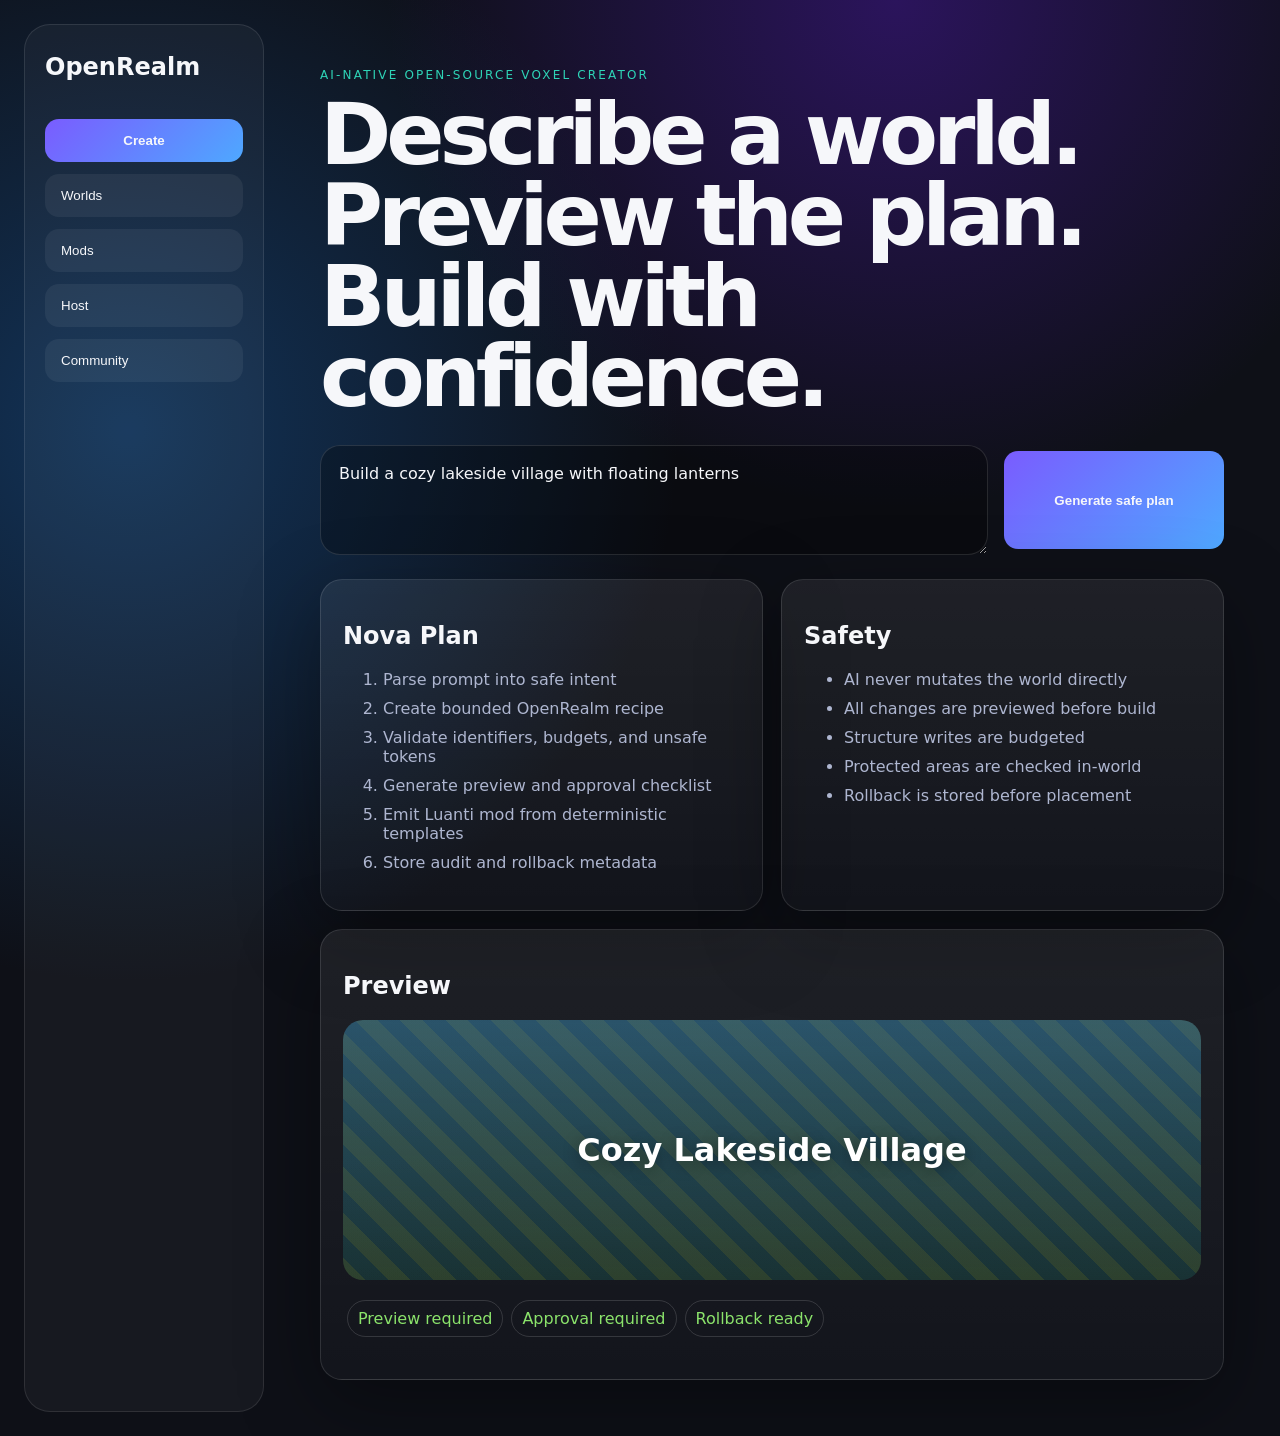
<file: openrealm_advantage_kit/web_demo/index.html>
<!doctype html>
<html lang="en">
<head>
  <meta charset="utf-8" />
  <meta name="viewport" content="width=device-width, initial-scale=1" />
  <title>OpenRealm Creator Demo</title>
  <link rel="stylesheet" href="style.css" />
</head>
<body>
  <main class="shell">
    <aside>
      <div class="logo">OpenRealm</div>
      <button class="active">Create</button>
      <button>Worlds</button>
      <button>Mods</button>
      <button>Host</button>
      <button>Community</button>
    </aside>
    <section class="content">
      <p class="eyebrow">AI-native open-source voxel creator</p>
      <h1>Describe a world. Preview the plan. Build with confidence.</h1>
      <div class="composer">
        <textarea id="prompt">Build a cozy lakeside village with floating lanterns</textarea>
        <button id="generate">Generate safe plan</button>
      </div>
      <div class="grid">
        <article class="card">
          <h2>Nova Plan</h2>
          <ol id="steps"></ol>
        </article>
        <article class="card">
          <h2>Safety</h2>
          <ul id="safety"></ul>
        </article>
        <article class="card wide">
          <h2>Preview</h2>
          <div id="preview"></div>
        </article>
      </div>
    </section>
  </main>
  <script src="app.js"></script>
</body>
</html>
</file>
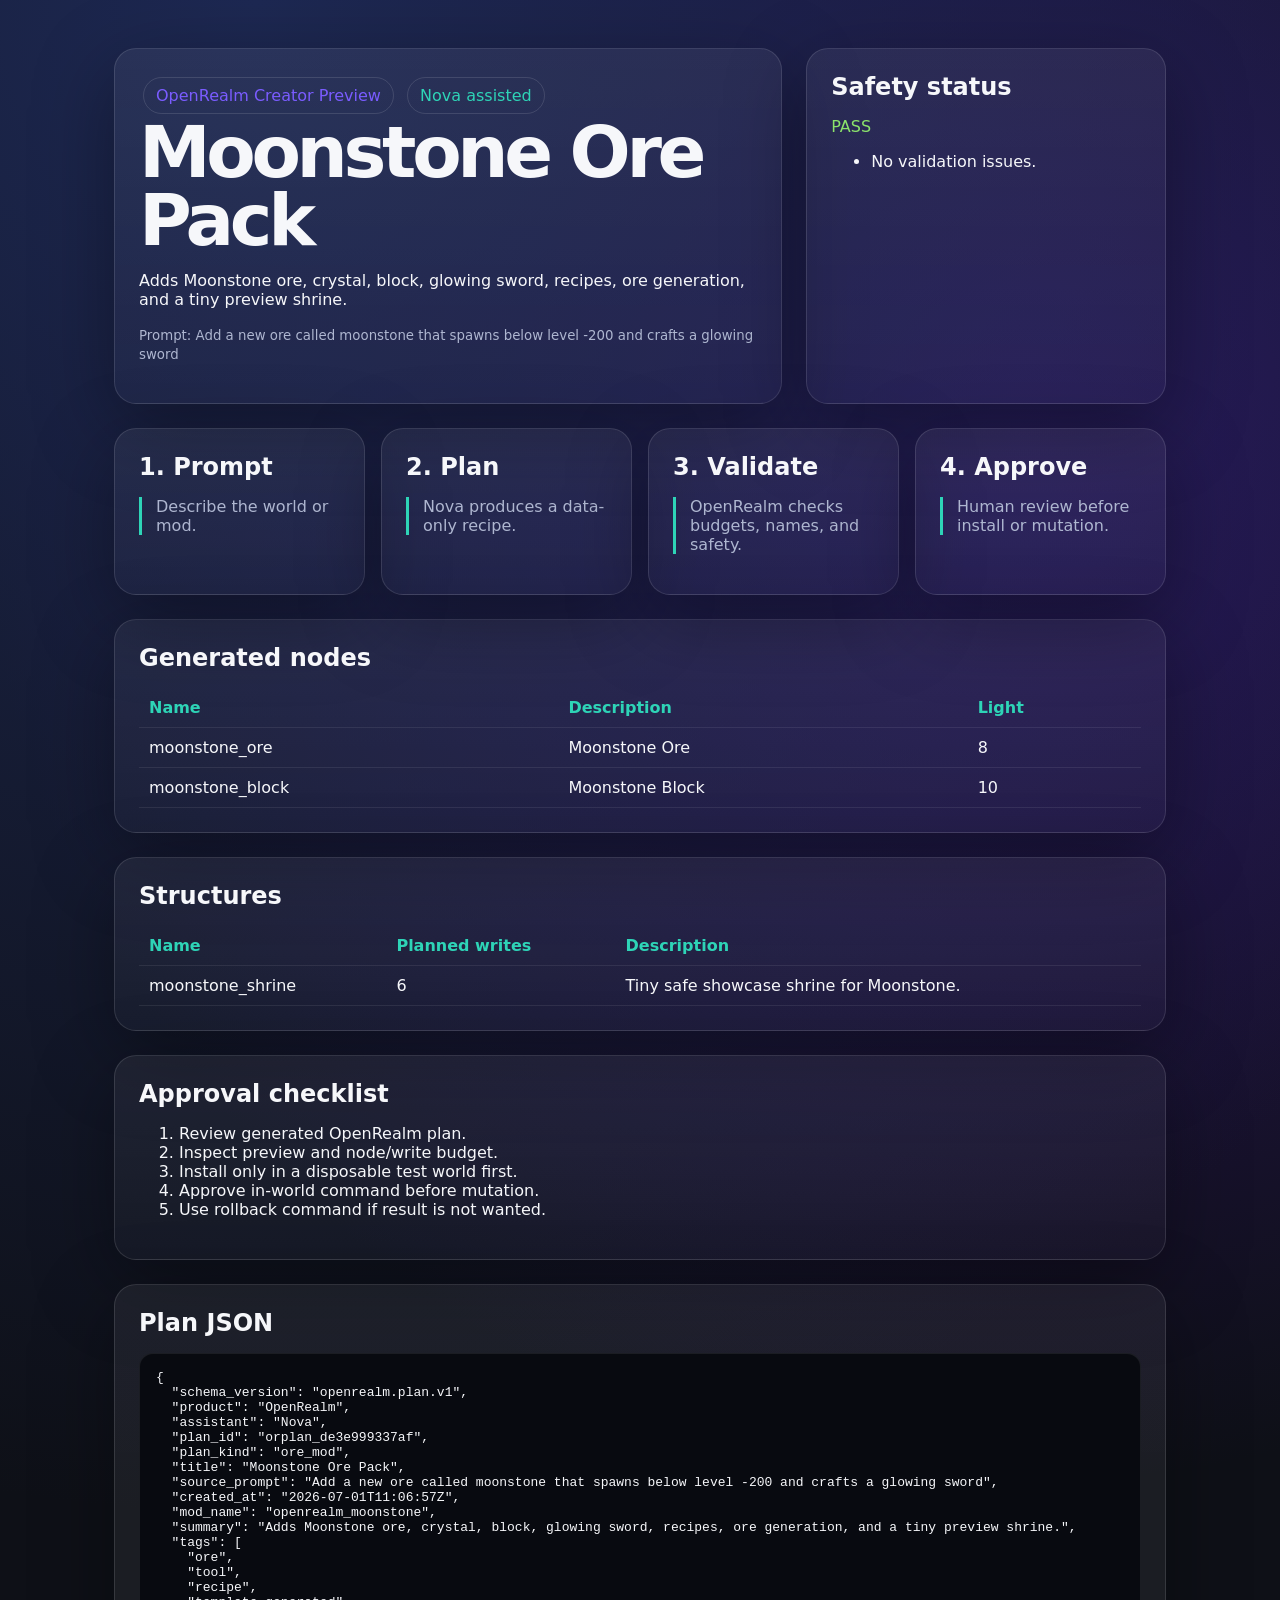
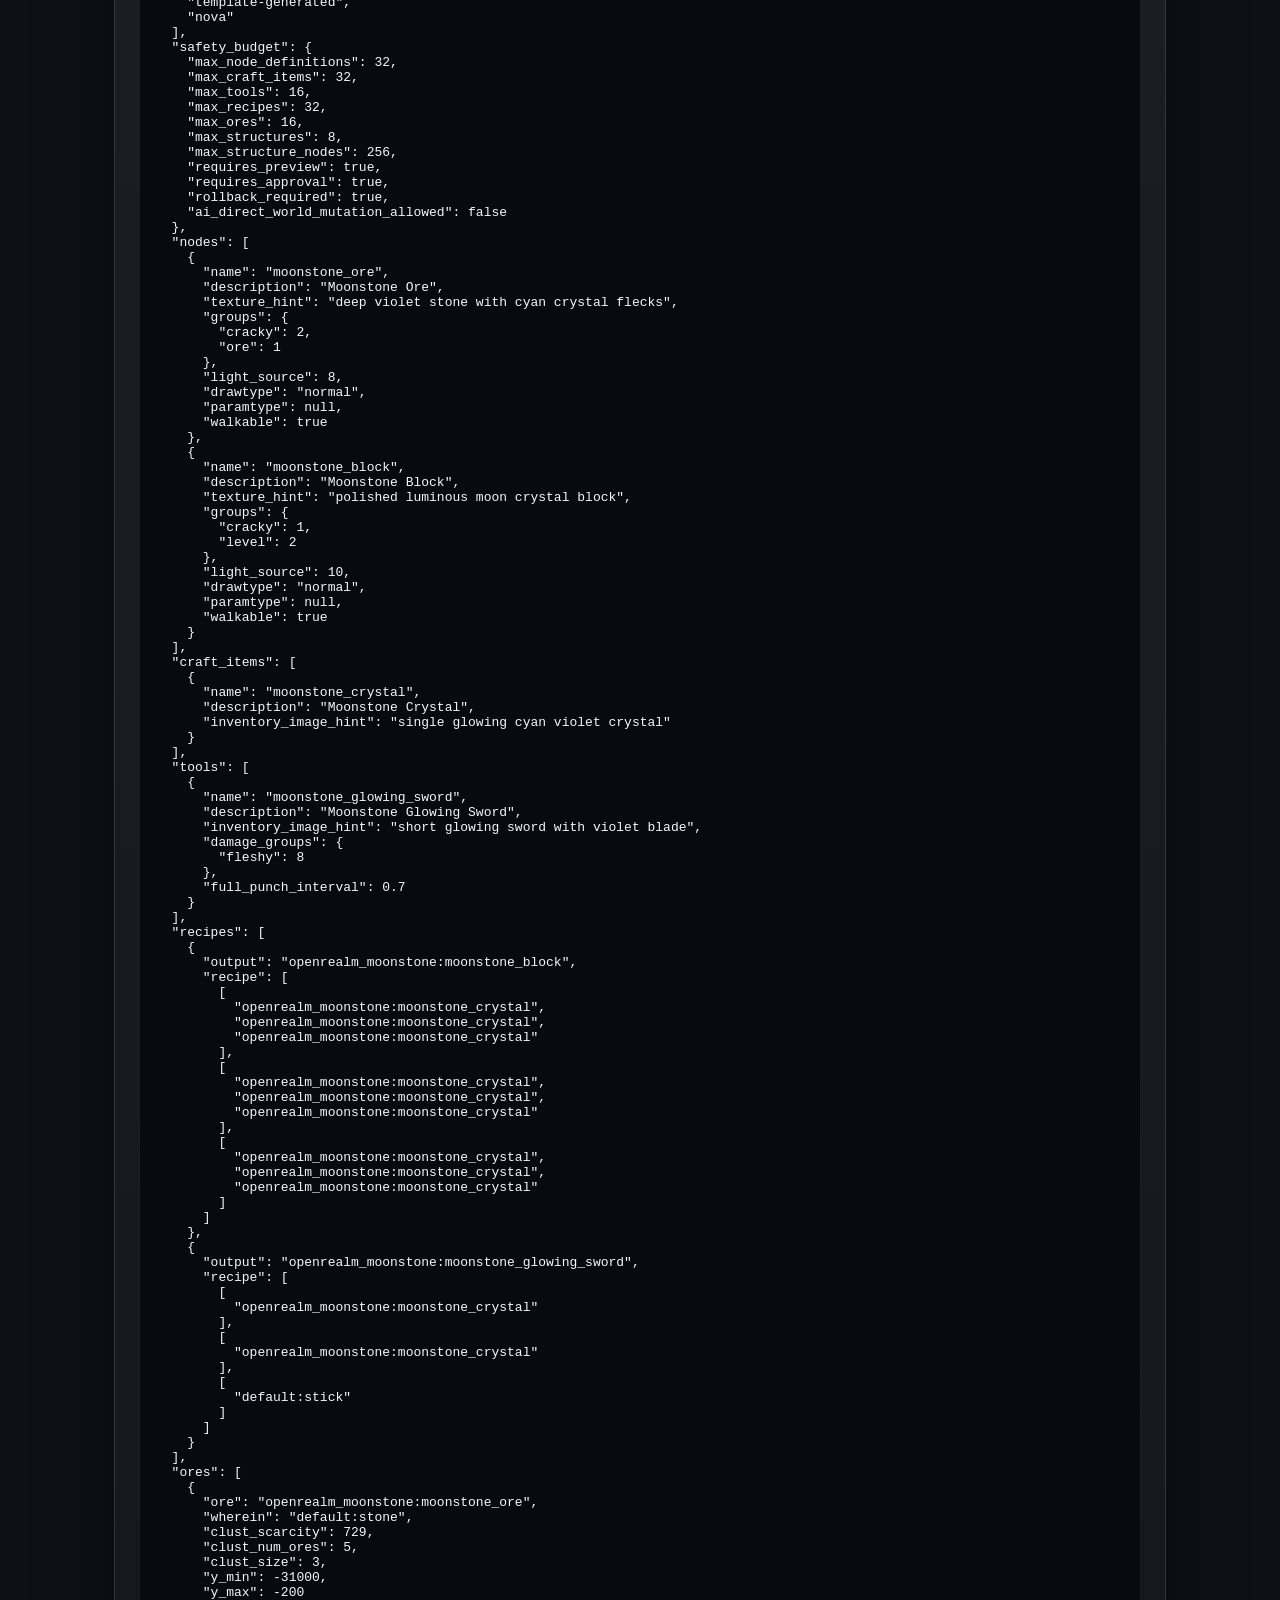
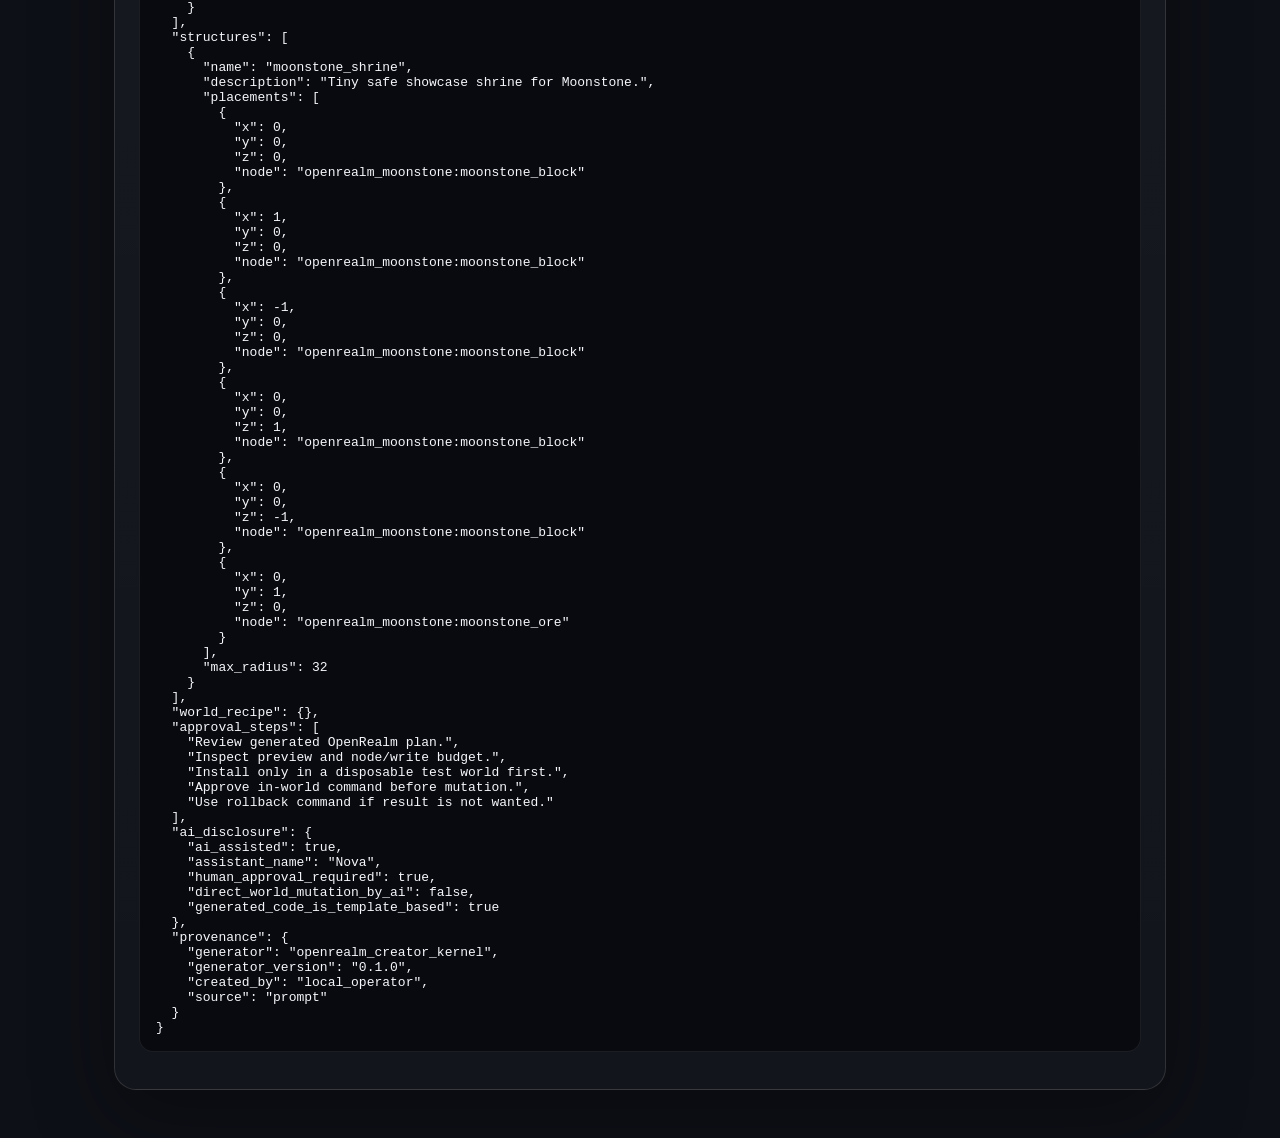
<file: openrealm_advantage_kit/out/moonstone_check/preview.html>
<!doctype html>
<html lang="en">
<head>
<meta charset="utf-8" />
<meta name="viewport" content="width=device-width, initial-scale=1" />
<title>Moonstone Ore Pack - OpenRealm Preview</title>
<style>
:root { color-scheme: dark; --bg:#0e1017; --panel:#151a27; --text:#f6f7fa; --muted:#aeb6d0; --blue:#4ea8ff; --violet:#7a5cff; --teal:#2ed4b7; --green:#8be36b; --warn:#ffd166; }
* { box-sizing: border-box; }
body { margin:0; font-family: Inter, ui-sans-serif, system-ui, -apple-system, Segoe UI, sans-serif; background: radial-gradient(circle at 20% 0%, #1d2852 0, transparent 34%), radial-gradient(circle at 80% 10%, #2b145c 0, transparent 26%), var(--bg); color:var(--text); }
main { max-width: 1100px; margin: 0 auto; padding: 48px 24px; }
.hero { display:grid; grid-template-columns: 1.3fr .7fr; gap:24px; align-items:stretch; }
.card { background: linear-gradient(180deg, rgba(255,255,255,.06), rgba(255,255,255,.025)); border:1px solid rgba(255,255,255,.12); border-radius:22px; padding:24px; box-shadow: 0 24px 80px rgba(0,0,0,.35); }
h1 { font-size: clamp(36px, 7vw, 72px); line-height:.95; margin:0 0 16px; letter-spacing:-.06em; }
h2 { margin:0 0 16px; }
.pill { display:inline-flex; gap:8px; align-items:center; border:1px solid rgba(255,255,255,.12); border-radius:999px; padding:8px 12px; color:var(--muted); margin: 4px; }
.ok { color:var(--green); } .warn { color:var(--warn); } .blue { color:var(--blue); } .teal { color:var(--teal); } .violet { color:var(--violet); }
.grid { display:grid; grid-template-columns: repeat(auto-fit, minmax(220px, 1fr)); gap:16px; margin-top:24px; }
.step { border-left:3px solid var(--teal); padding-left:14px; color:var(--muted); }
pre { white-space: pre-wrap; overflow:auto; background:#080a10; border-radius:14px; padding:16px; border:1px solid rgba(255,255,255,.08); }
table { width:100%; border-collapse:collapse; } td, th { text-align:left; border-bottom:1px solid rgba(255,255,255,.08); padding:10px; } th { color:var(--teal); }
small { color:var(--muted); }
</style>
</head>
<body>
<main>
  <section class="hero">
    <div class="card">
      <div class="pill violet">OpenRealm Creator Preview</div>
      <div class="pill teal">Nova assisted</div>
      <h1>Moonstone Ore Pack</h1>
      <p>Adds Moonstone ore, crystal, block, glowing sword, recipes, ore generation, and a tiny preview shrine.</p>
      <p><small>Prompt: Add a new ore called moonstone that spawns below level -200 and crafts a glowing sword</small></p>
    </div>
    <div class="card">
      <h2>Safety status</h2>
      <p class="ok">PASS</p>
      <ul><li>No validation issues.</li></ul>
    </div>
  </section>

  <section class="grid">
    <div class="card"><h2>1. Prompt</h2><p class="step">Describe the world or mod.</p></div>
    <div class="card"><h2>2. Plan</h2><p class="step">Nova produces a data-only recipe.</p></div>
    <div class="card"><h2>3. Validate</h2><p class="step">OpenRealm checks budgets, names, and safety.</p></div>
    <div class="card"><h2>4. Approve</h2><p class="step">Human review before install or mutation.</p></div>
  </section>

  <section class="card" style="margin-top:24px">
    <h2>Generated nodes</h2>
    <table><thead><tr><th>Name</th><th>Description</th><th>Light</th></tr></thead><tbody><tr><td>moonstone_ore</td><td>Moonstone Ore</td><td>8</td></tr><tr><td>moonstone_block</td><td>Moonstone Block</td><td>10</td></tr></tbody></table>
  </section>

  <section class="card" style="margin-top:24px">
    <h2>Structures</h2>
    <table><thead><tr><th>Name</th><th>Planned writes</th><th>Description</th></tr></thead><tbody><tr><td>moonstone_shrine</td><td>6</td><td>Tiny safe showcase shrine for Moonstone.</td></tr></tbody></table>
  </section>

  <section class="card" style="margin-top:24px">
    <h2>Approval checklist</h2>
    <ol><li>Review generated OpenRealm plan.</li><li>Inspect preview and node/write budget.</li><li>Install only in a disposable test world first.</li><li>Approve in-world command before mutation.</li><li>Use rollback command if result is not wanted.</li></ol>
  </section>

  <section class="card" style="margin-top:24px">
    <h2>Plan JSON</h2>
    <pre>{
  &quot;schema_version&quot;: &quot;openrealm.plan.v1&quot;,
  &quot;product&quot;: &quot;OpenRealm&quot;,
  &quot;assistant&quot;: &quot;Nova&quot;,
  &quot;plan_id&quot;: &quot;orplan_de3e999337af&quot;,
  &quot;plan_kind&quot;: &quot;ore_mod&quot;,
  &quot;title&quot;: &quot;Moonstone Ore Pack&quot;,
  &quot;source_prompt&quot;: &quot;Add a new ore called moonstone that spawns below level -200 and crafts a glowing sword&quot;,
  &quot;created_at&quot;: &quot;2026-07-01T11:06:57Z&quot;,
  &quot;mod_name&quot;: &quot;openrealm_moonstone&quot;,
  &quot;summary&quot;: &quot;Adds Moonstone ore, crystal, block, glowing sword, recipes, ore generation, and a tiny preview shrine.&quot;,
  &quot;tags&quot;: [
    &quot;ore&quot;,
    &quot;tool&quot;,
    &quot;recipe&quot;,
    &quot;template-generated&quot;,
    &quot;nova&quot;
  ],
  &quot;safety_budget&quot;: {
    &quot;max_node_definitions&quot;: 32,
    &quot;max_craft_items&quot;: 32,
    &quot;max_tools&quot;: 16,
    &quot;max_recipes&quot;: 32,
    &quot;max_ores&quot;: 16,
    &quot;max_structures&quot;: 8,
    &quot;max_structure_nodes&quot;: 256,
    &quot;requires_preview&quot;: true,
    &quot;requires_approval&quot;: true,
    &quot;rollback_required&quot;: true,
    &quot;ai_direct_world_mutation_allowed&quot;: false
  },
  &quot;nodes&quot;: [
    {
      &quot;name&quot;: &quot;moonstone_ore&quot;,
      &quot;description&quot;: &quot;Moonstone Ore&quot;,
      &quot;texture_hint&quot;: &quot;deep violet stone with cyan crystal flecks&quot;,
      &quot;groups&quot;: {
        &quot;cracky&quot;: 2,
        &quot;ore&quot;: 1
      },
      &quot;light_source&quot;: 8,
      &quot;drawtype&quot;: &quot;normal&quot;,
      &quot;paramtype&quot;: null,
      &quot;walkable&quot;: true
    },
    {
      &quot;name&quot;: &quot;moonstone_block&quot;,
      &quot;description&quot;: &quot;Moonstone Block&quot;,
      &quot;texture_hint&quot;: &quot;polished luminous moon crystal block&quot;,
      &quot;groups&quot;: {
        &quot;cracky&quot;: 1,
        &quot;level&quot;: 2
      },
      &quot;light_source&quot;: 10,
      &quot;drawtype&quot;: &quot;normal&quot;,
      &quot;paramtype&quot;: null,
      &quot;walkable&quot;: true
    }
  ],
  &quot;craft_items&quot;: [
    {
      &quot;name&quot;: &quot;moonstone_crystal&quot;,
      &quot;description&quot;: &quot;Moonstone Crystal&quot;,
      &quot;inventory_image_hint&quot;: &quot;single glowing cyan violet crystal&quot;
    }
  ],
  &quot;tools&quot;: [
    {
      &quot;name&quot;: &quot;moonstone_glowing_sword&quot;,
      &quot;description&quot;: &quot;Moonstone Glowing Sword&quot;,
      &quot;inventory_image_hint&quot;: &quot;short glowing sword with violet blade&quot;,
      &quot;damage_groups&quot;: {
        &quot;fleshy&quot;: 8
      },
      &quot;full_punch_interval&quot;: 0.7
    }
  ],
  &quot;recipes&quot;: [
    {
      &quot;output&quot;: &quot;openrealm_moonstone:moonstone_block&quot;,
      &quot;recipe&quot;: [
        [
          &quot;openrealm_moonstone:moonstone_crystal&quot;,
          &quot;openrealm_moonstone:moonstone_crystal&quot;,
          &quot;openrealm_moonstone:moonstone_crystal&quot;
        ],
        [
          &quot;openrealm_moonstone:moonstone_crystal&quot;,
          &quot;openrealm_moonstone:moonstone_crystal&quot;,
          &quot;openrealm_moonstone:moonstone_crystal&quot;
        ],
        [
          &quot;openrealm_moonstone:moonstone_crystal&quot;,
          &quot;openrealm_moonstone:moonstone_crystal&quot;,
          &quot;openrealm_moonstone:moonstone_crystal&quot;
        ]
      ]
    },
    {
      &quot;output&quot;: &quot;openrealm_moonstone:moonstone_glowing_sword&quot;,
      &quot;recipe&quot;: [
        [
          &quot;openrealm_moonstone:moonstone_crystal&quot;
        ],
        [
          &quot;openrealm_moonstone:moonstone_crystal&quot;
        ],
        [
          &quot;default:stick&quot;
        ]
      ]
    }
  ],
  &quot;ores&quot;: [
    {
      &quot;ore&quot;: &quot;openrealm_moonstone:moonstone_ore&quot;,
      &quot;wherein&quot;: &quot;default:stone&quot;,
      &quot;clust_scarcity&quot;: 729,
      &quot;clust_num_ores&quot;: 5,
      &quot;clust_size&quot;: 3,
      &quot;y_min&quot;: -31000,
      &quot;y_max&quot;: -200
    }
  ],
  &quot;structures&quot;: [
    {
      &quot;name&quot;: &quot;moonstone_shrine&quot;,
      &quot;description&quot;: &quot;Tiny safe showcase shrine for Moonstone.&quot;,
      &quot;placements&quot;: [
        {
          &quot;x&quot;: 0,
          &quot;y&quot;: 0,
          &quot;z&quot;: 0,
          &quot;node&quot;: &quot;openrealm_moonstone:moonstone_block&quot;
        },
        {
          &quot;x&quot;: 1,
          &quot;y&quot;: 0,
          &quot;z&quot;: 0,
          &quot;node&quot;: &quot;openrealm_moonstone:moonstone_block&quot;
        },
        {
          &quot;x&quot;: -1,
          &quot;y&quot;: 0,
          &quot;z&quot;: 0,
          &quot;node&quot;: &quot;openrealm_moonstone:moonstone_block&quot;
        },
        {
          &quot;x&quot;: 0,
          &quot;y&quot;: 0,
          &quot;z&quot;: 1,
          &quot;node&quot;: &quot;openrealm_moonstone:moonstone_block&quot;
        },
        {
          &quot;x&quot;: 0,
          &quot;y&quot;: 0,
          &quot;z&quot;: -1,
          &quot;node&quot;: &quot;openrealm_moonstone:moonstone_block&quot;
        },
        {
          &quot;x&quot;: 0,
          &quot;y&quot;: 1,
          &quot;z&quot;: 0,
          &quot;node&quot;: &quot;openrealm_moonstone:moonstone_ore&quot;
        }
      ],
      &quot;max_radius&quot;: 32
    }
  ],
  &quot;world_recipe&quot;: {},
  &quot;approval_steps&quot;: [
    &quot;Review generated OpenRealm plan.&quot;,
    &quot;Inspect preview and node/write budget.&quot;,
    &quot;Install only in a disposable test world first.&quot;,
    &quot;Approve in-world command before mutation.&quot;,
    &quot;Use rollback command if result is not wanted.&quot;
  ],
  &quot;ai_disclosure&quot;: {
    &quot;ai_assisted&quot;: true,
    &quot;assistant_name&quot;: &quot;Nova&quot;,
    &quot;human_approval_required&quot;: true,
    &quot;direct_world_mutation_by_ai&quot;: false,
    &quot;generated_code_is_template_based&quot;: true
  },
  &quot;provenance&quot;: {
    &quot;generator&quot;: &quot;openrealm_creator_kernel&quot;,
    &quot;generator_version&quot;: &quot;0.1.0&quot;,
    &quot;created_by&quot;: &quot;local_operator&quot;,
    &quot;source&quot;: &quot;prompt&quot;
  }
}</pre>
  </section>
</main>
</body>
</html>
</file>
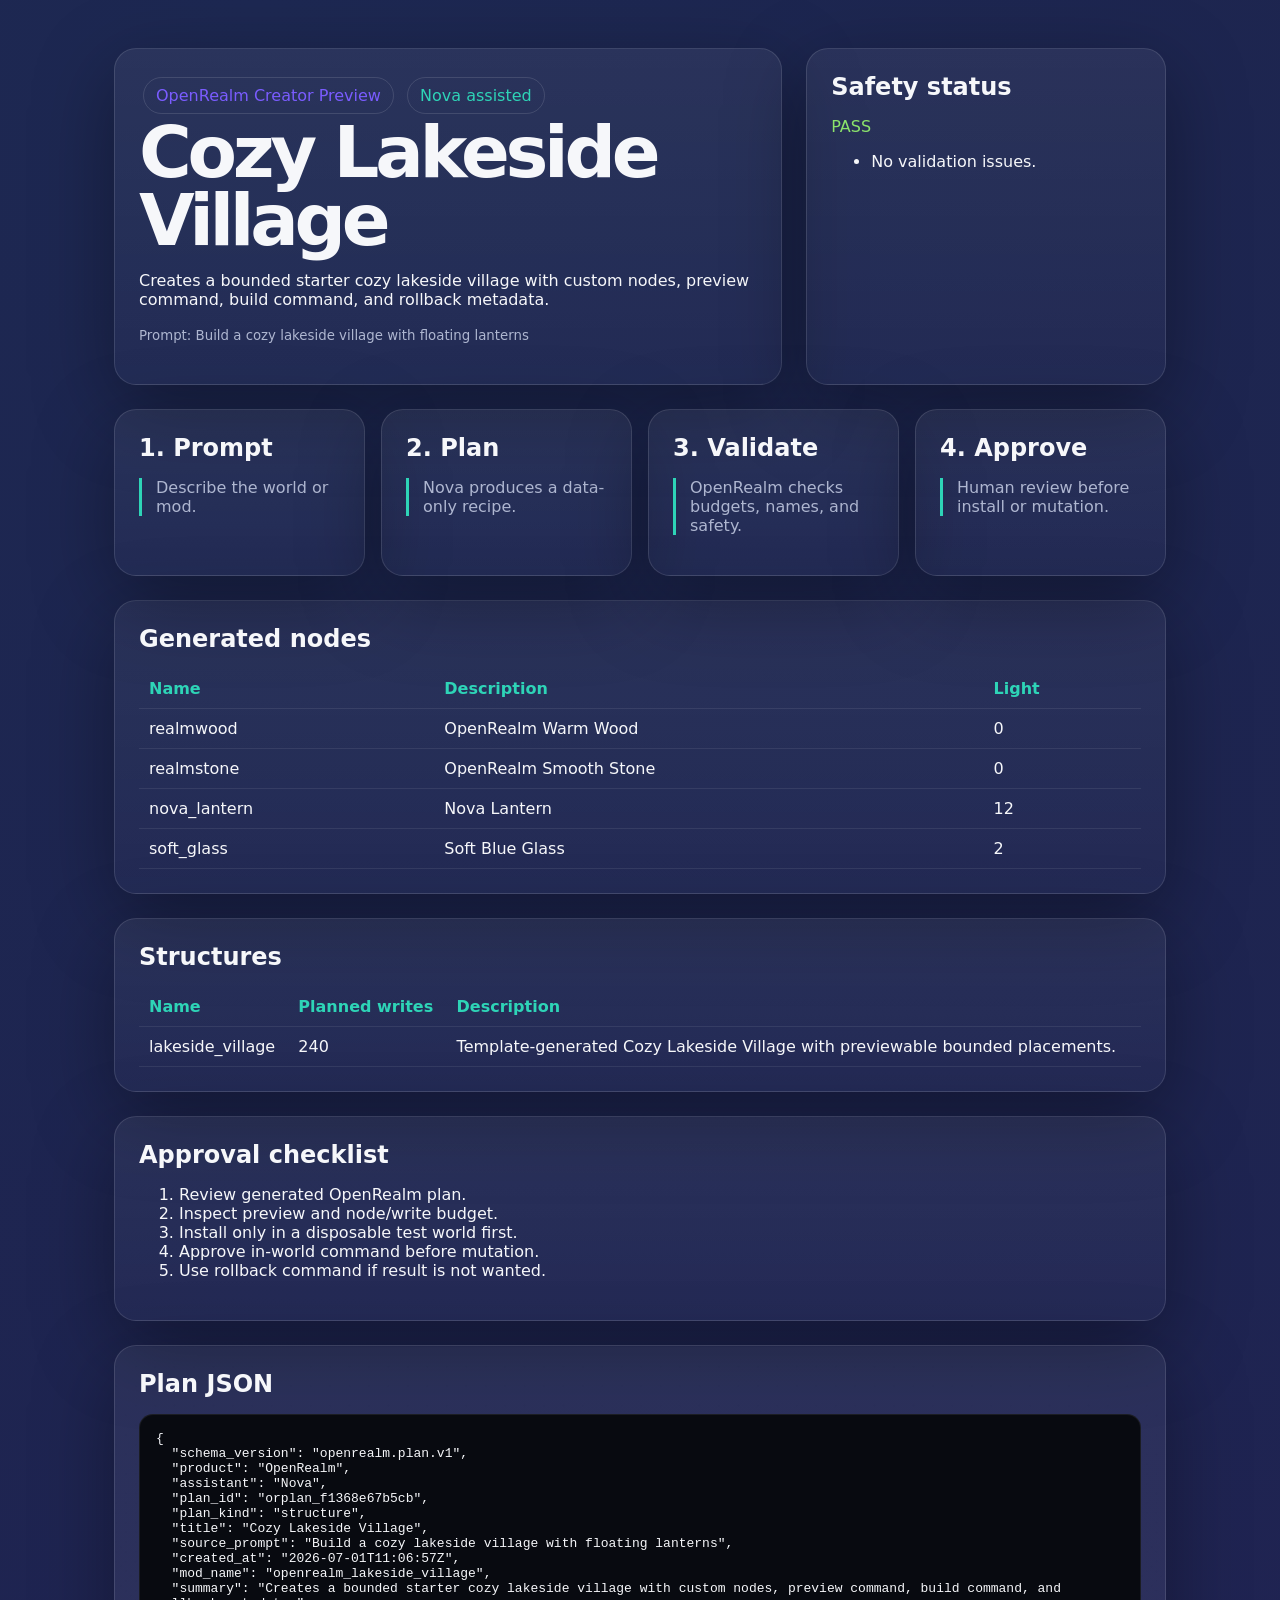
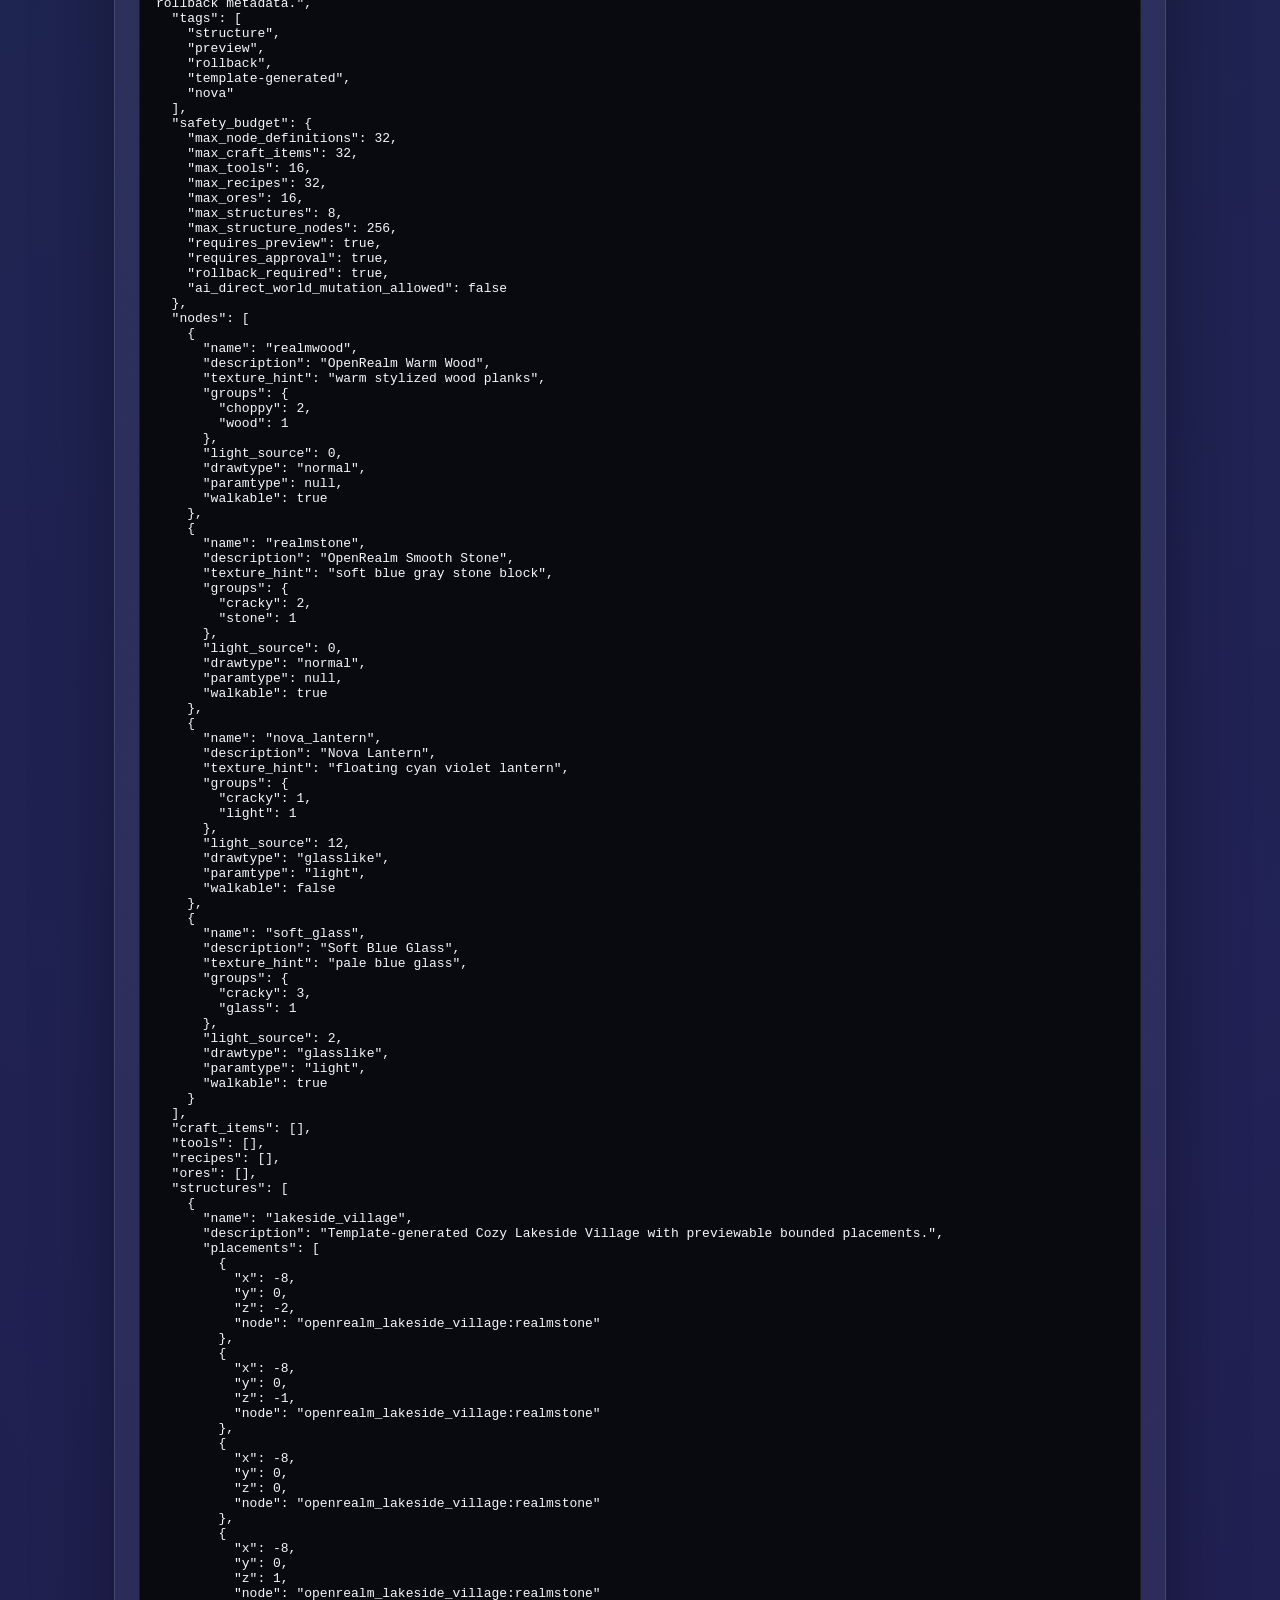
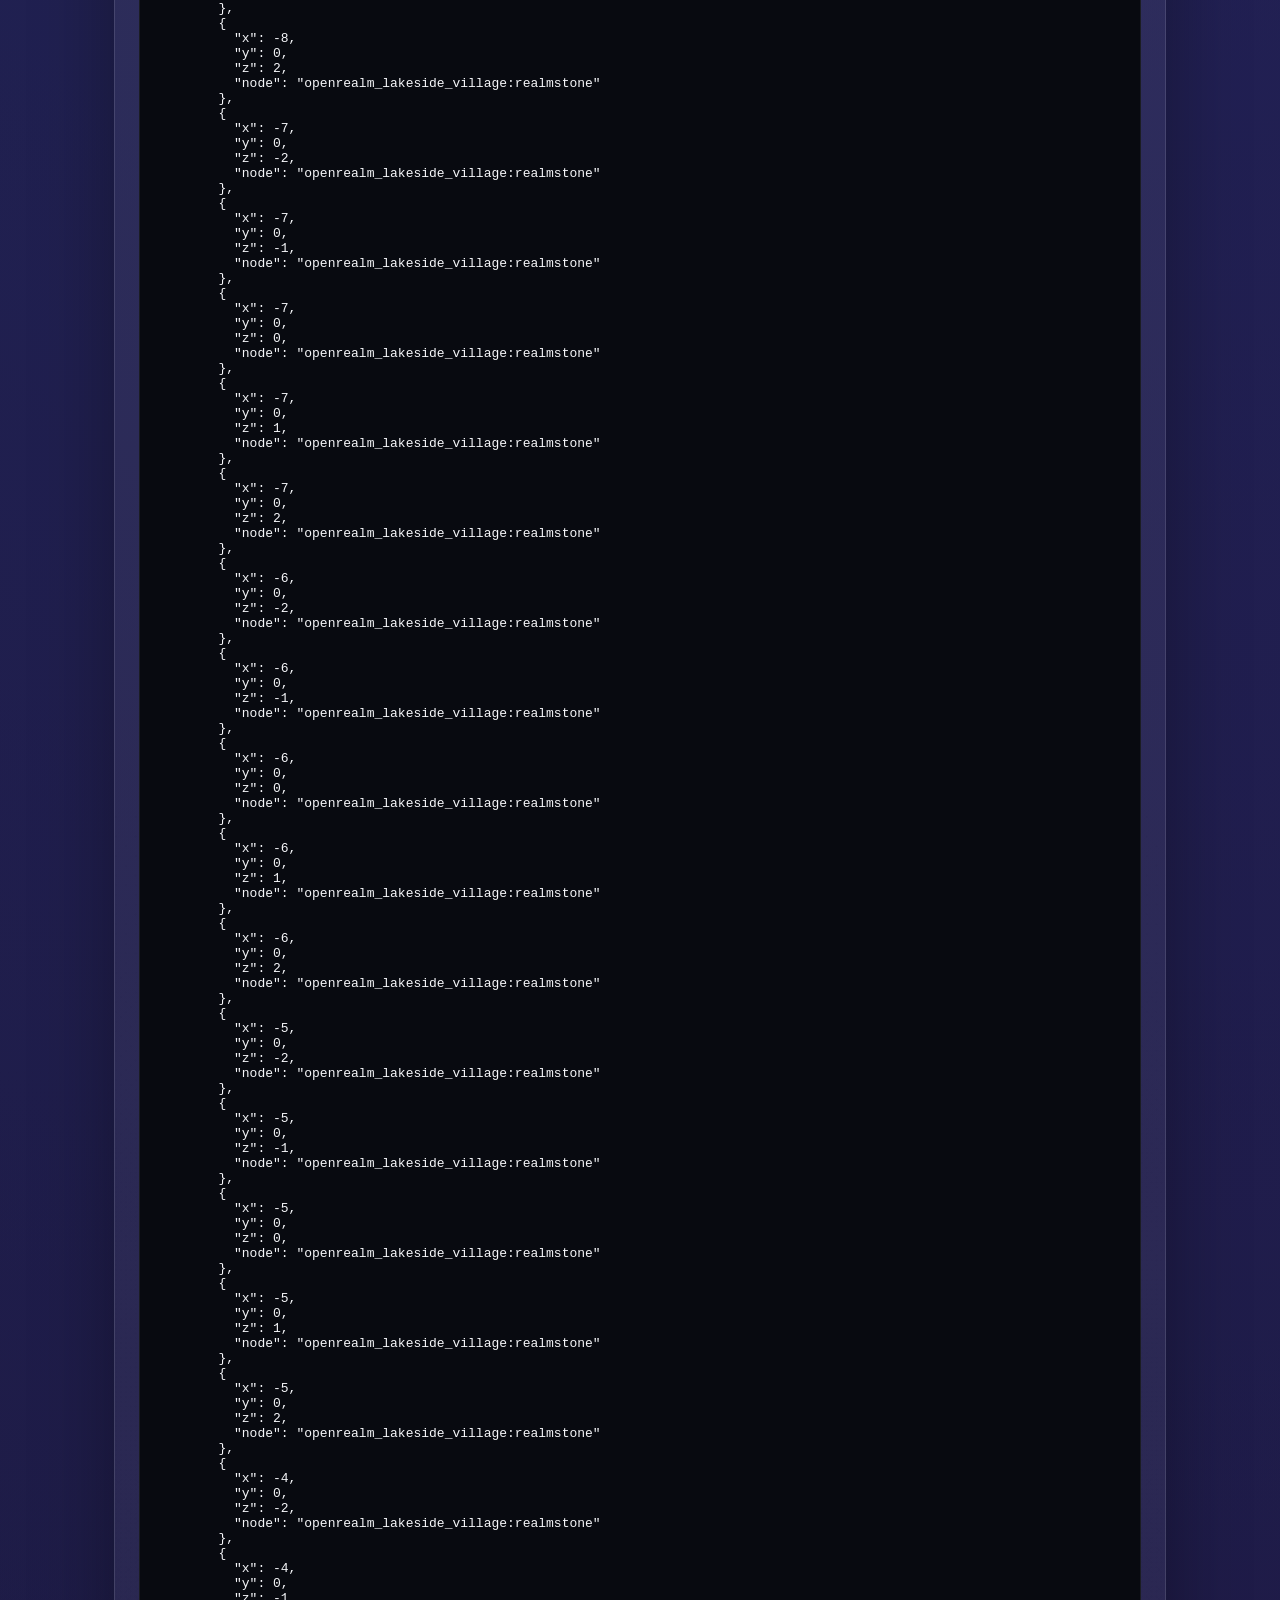
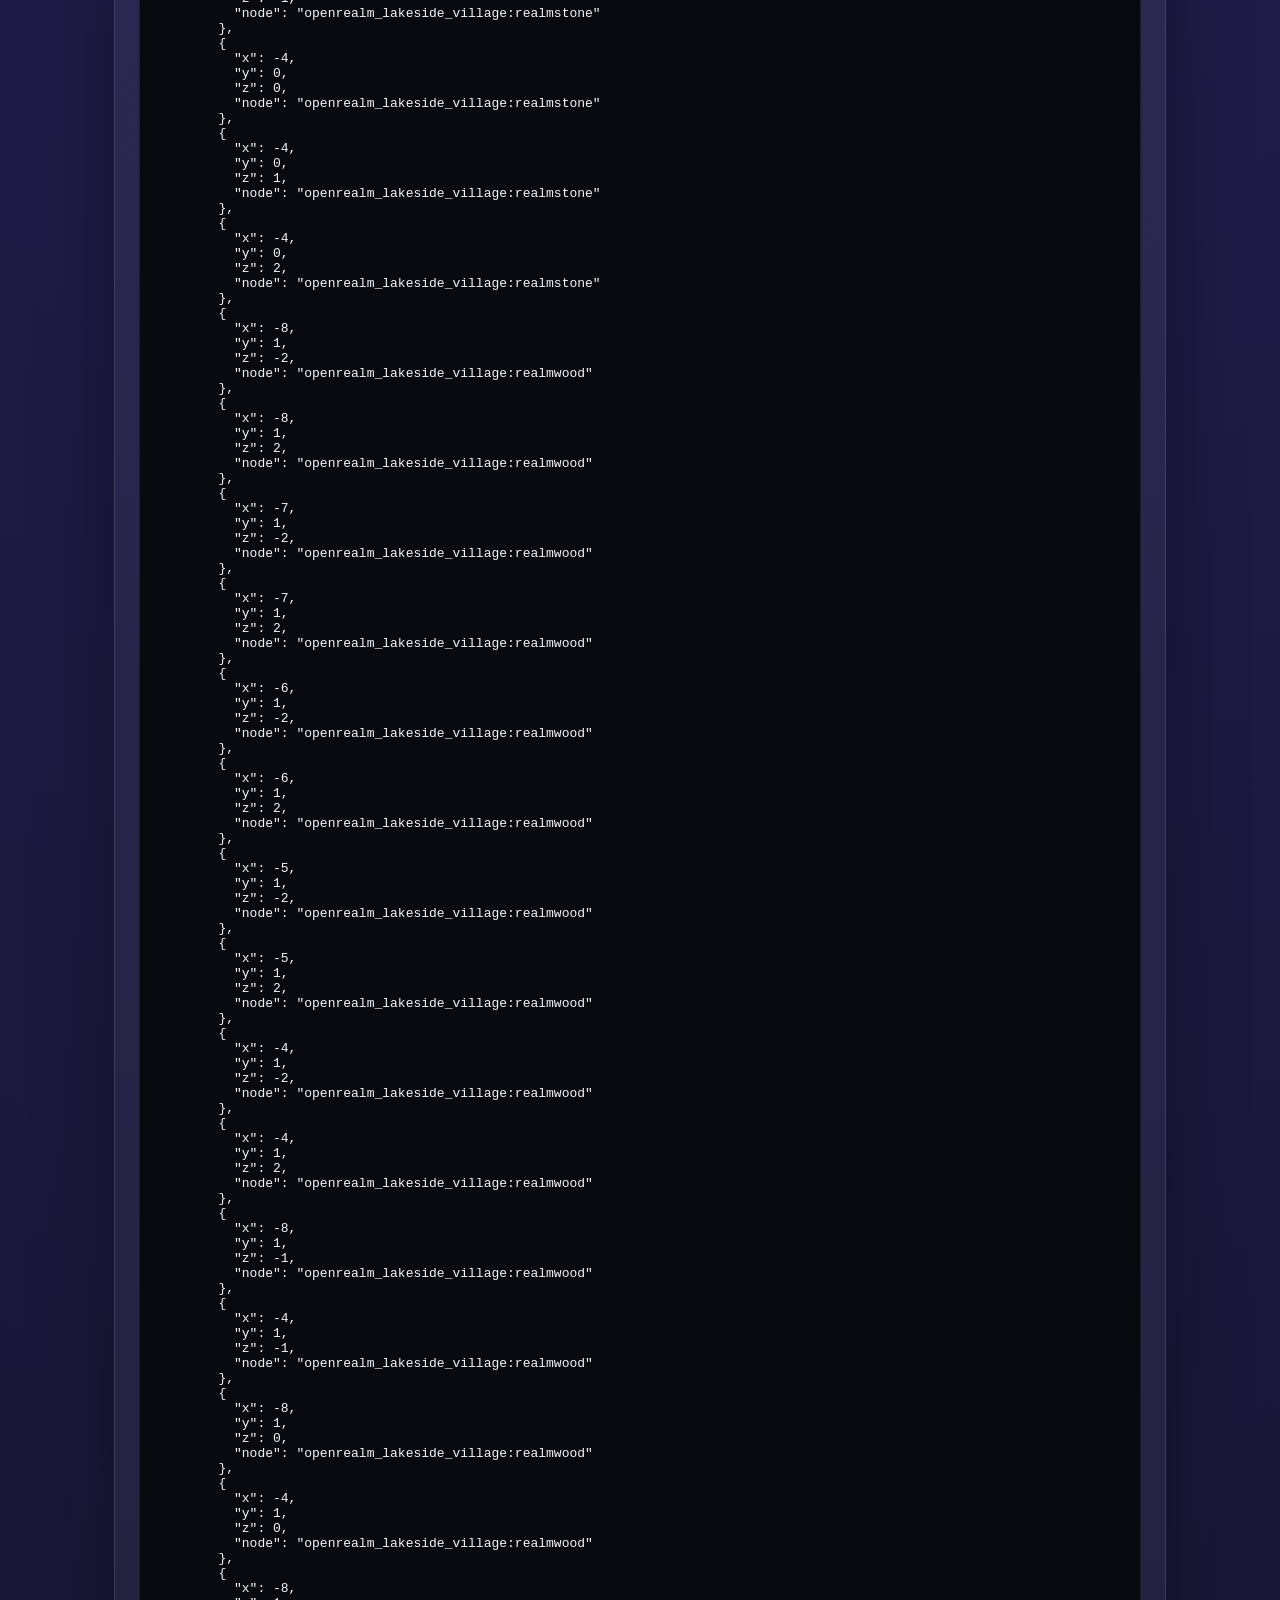
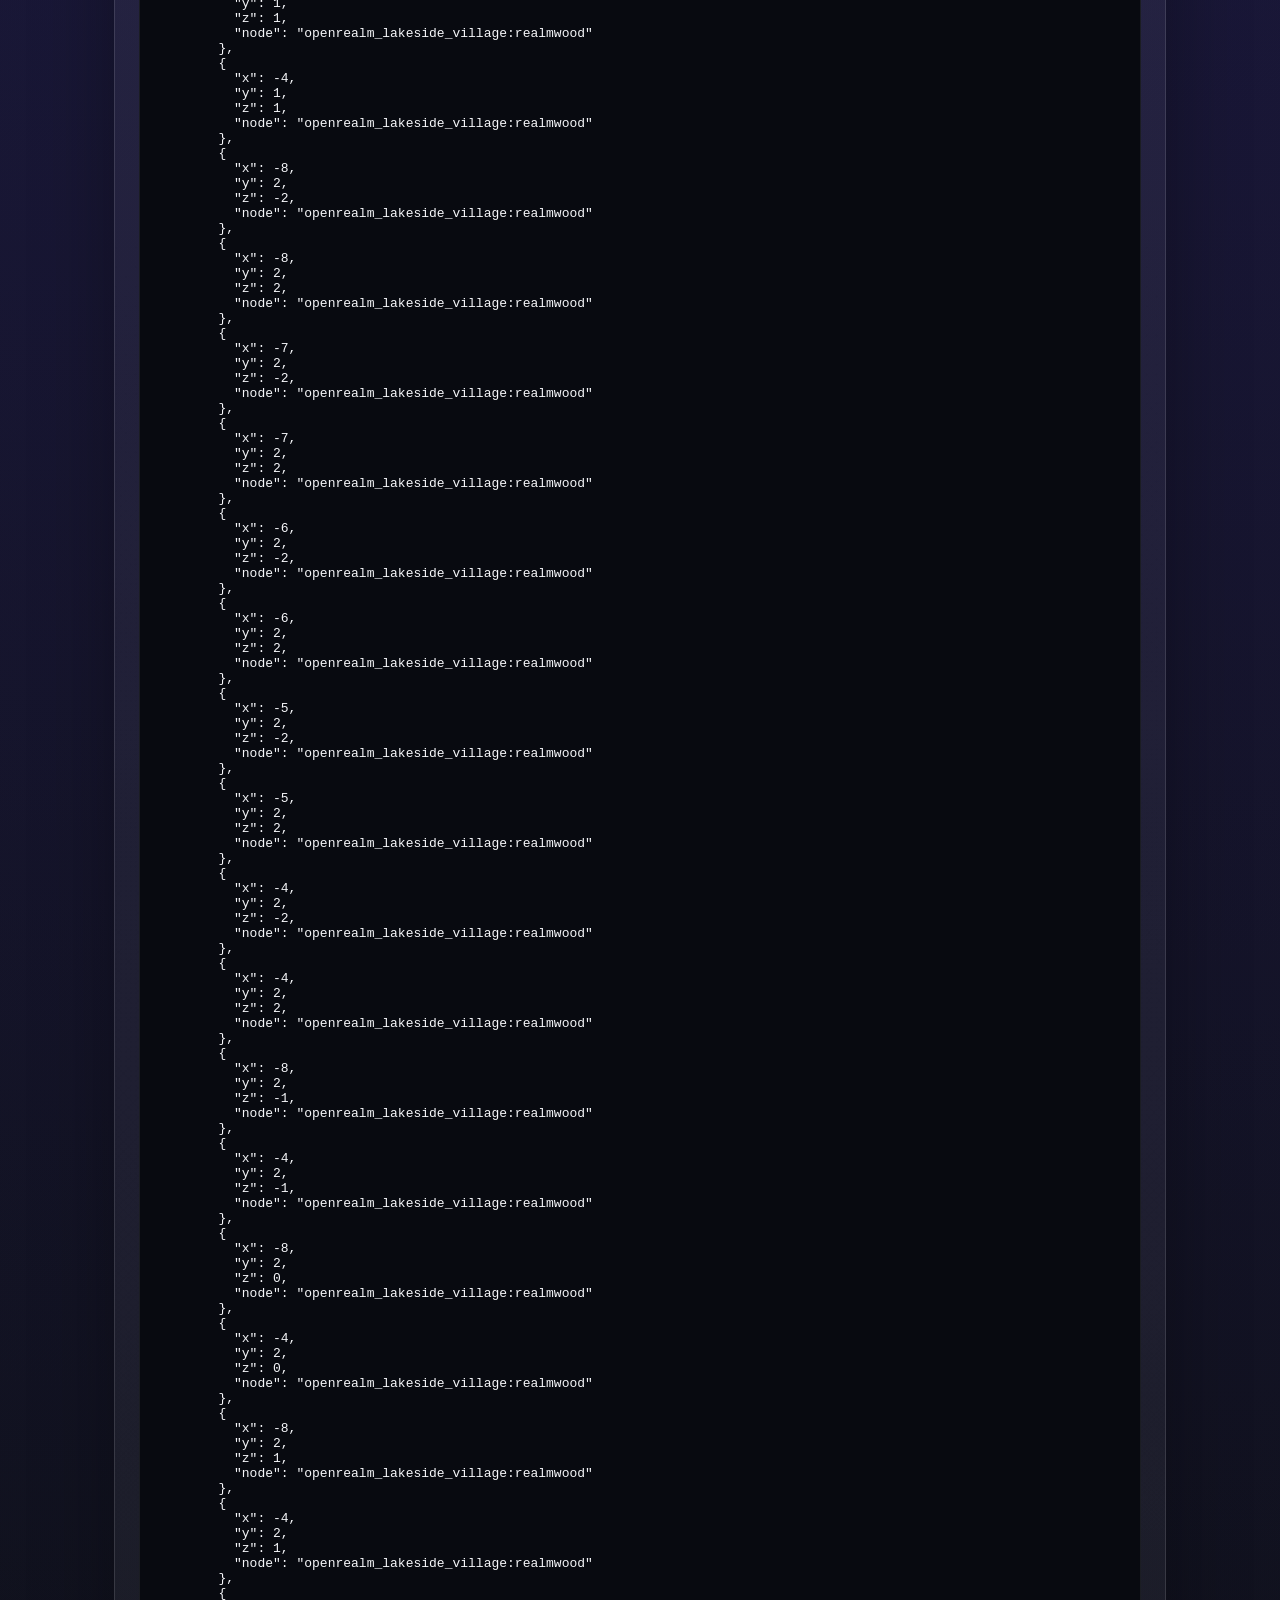
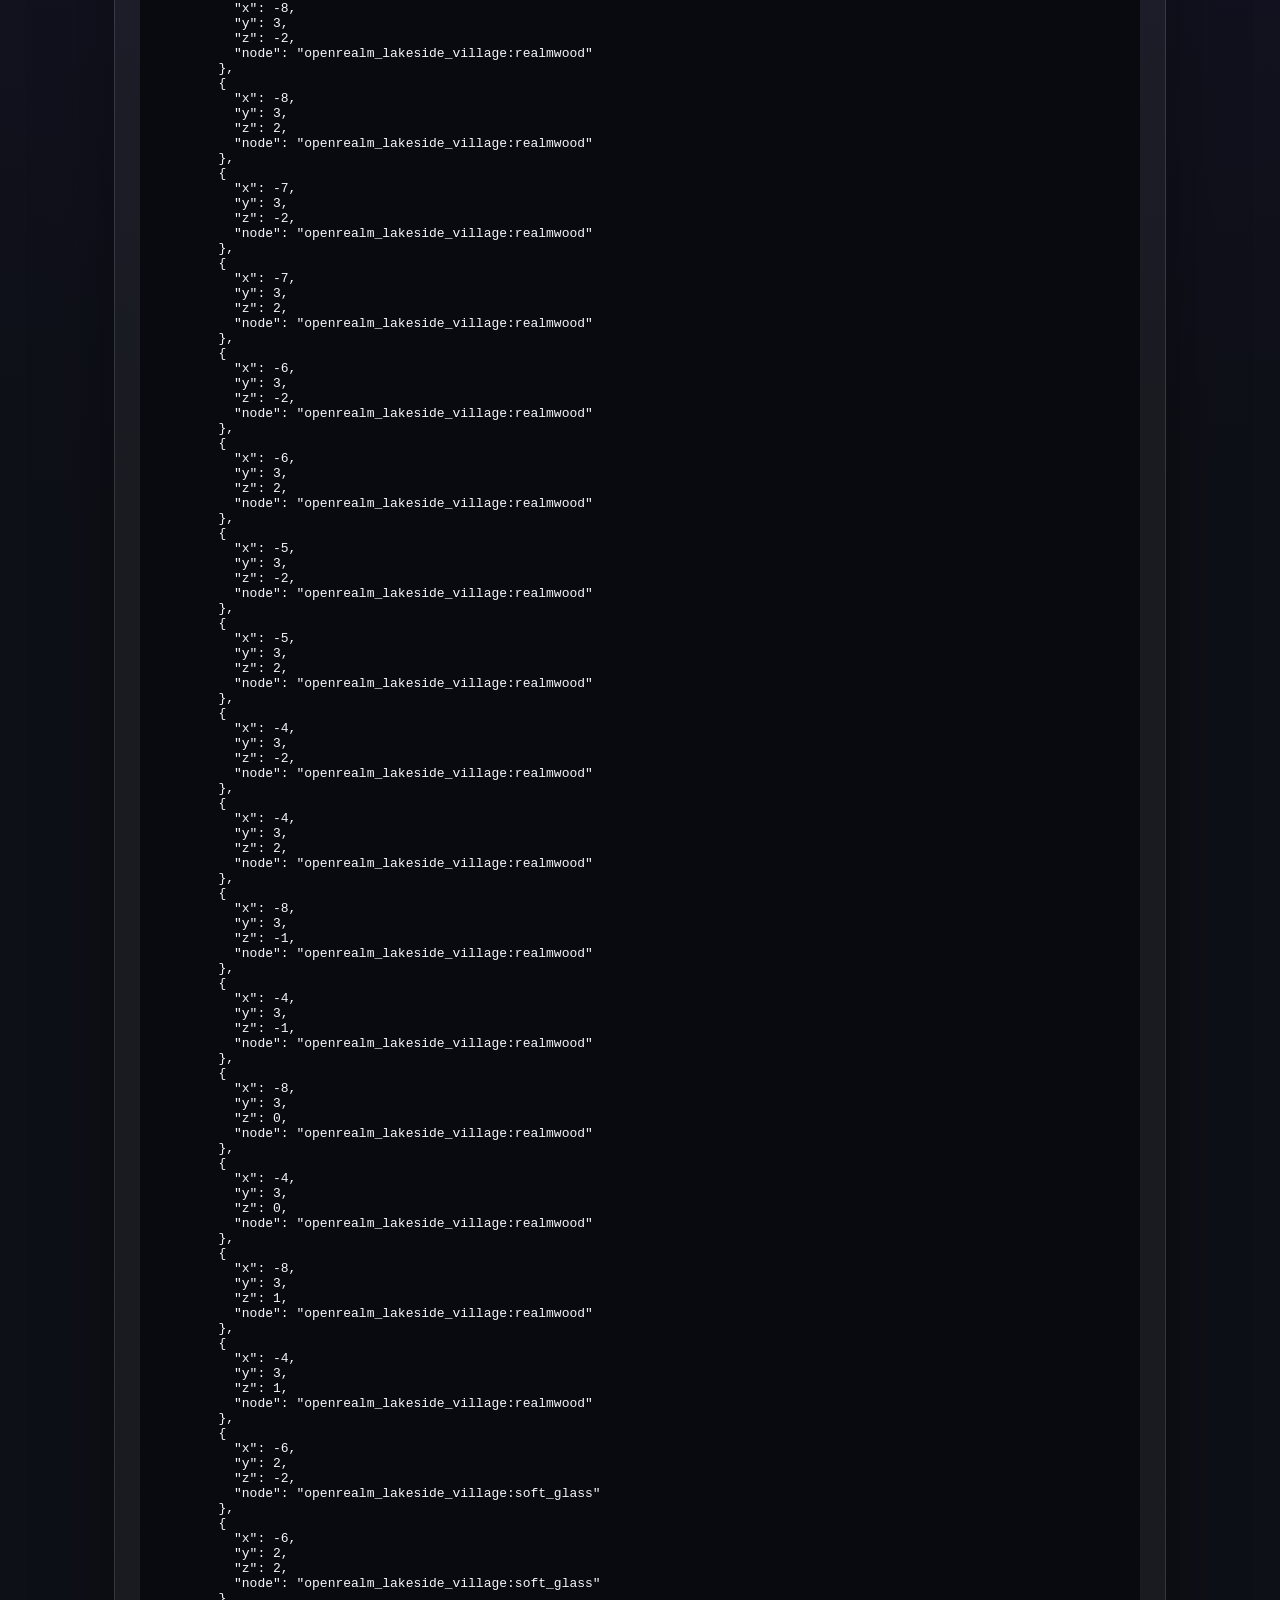
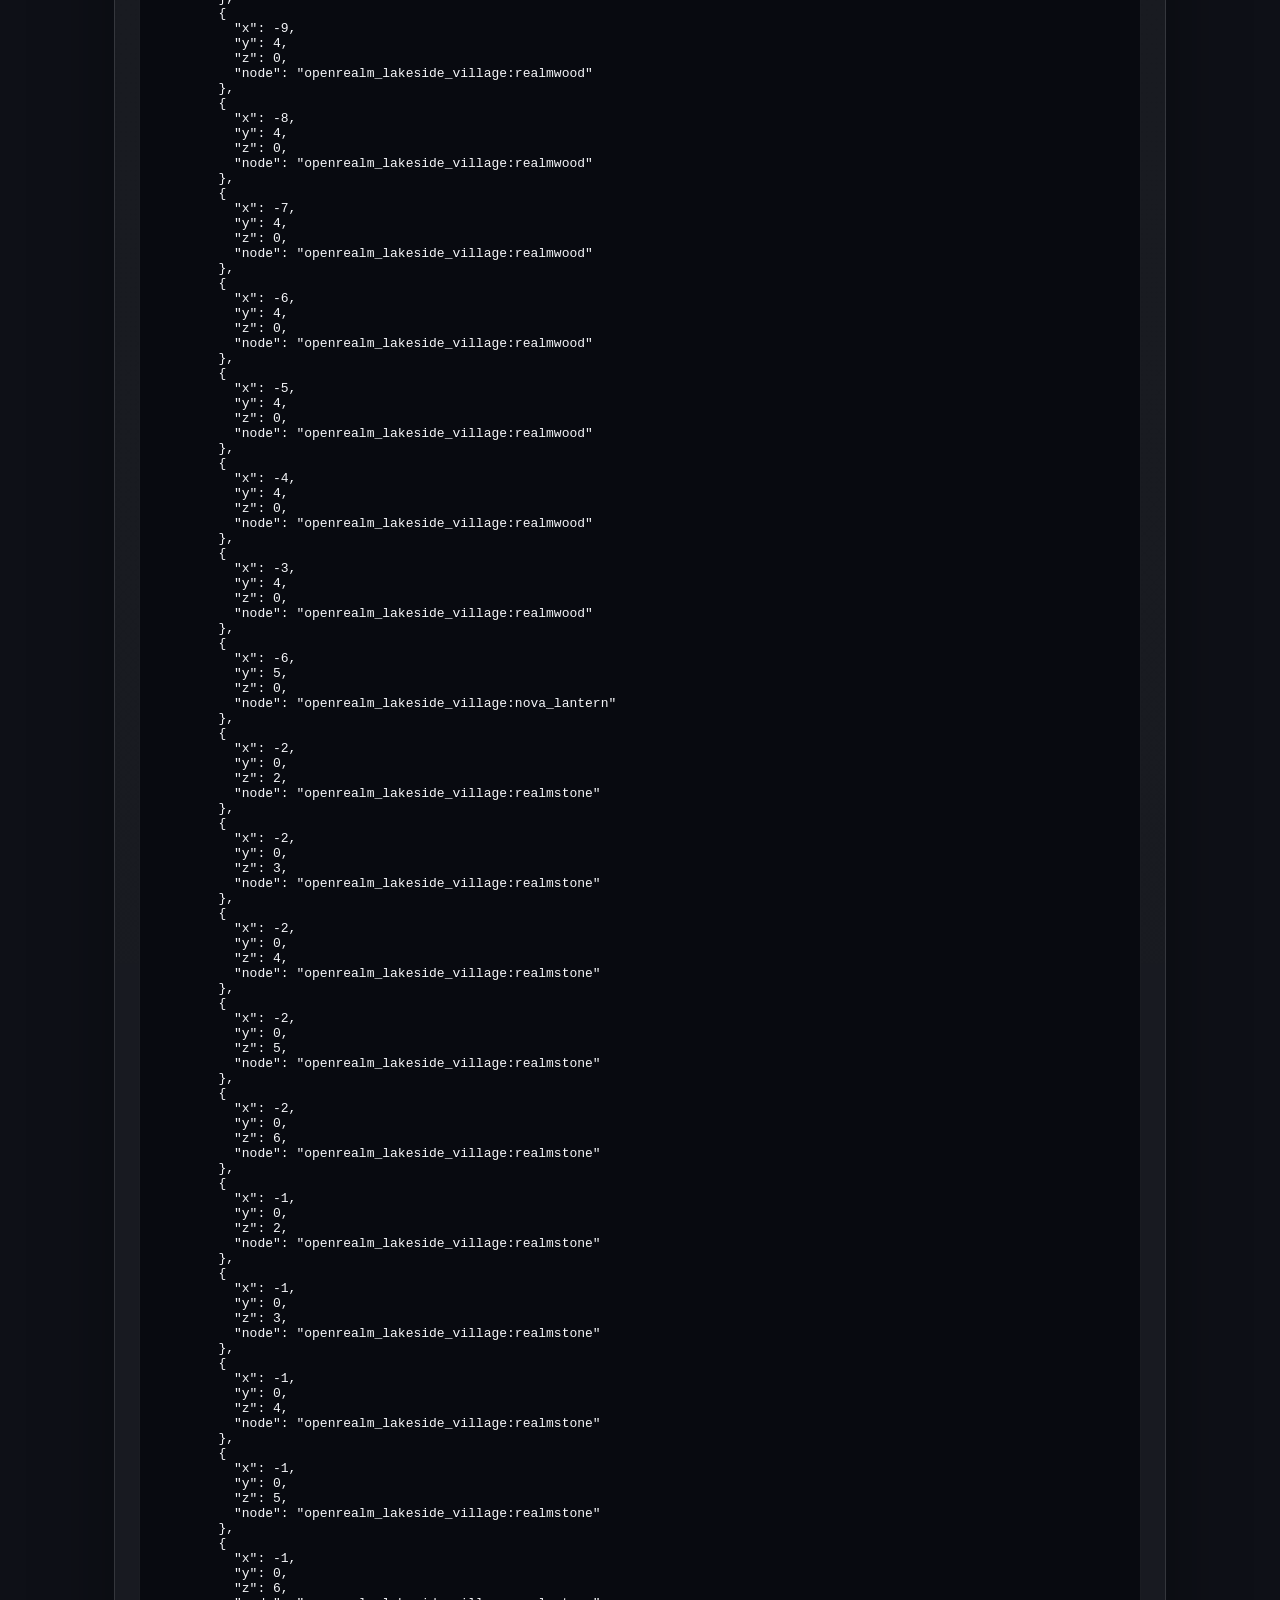
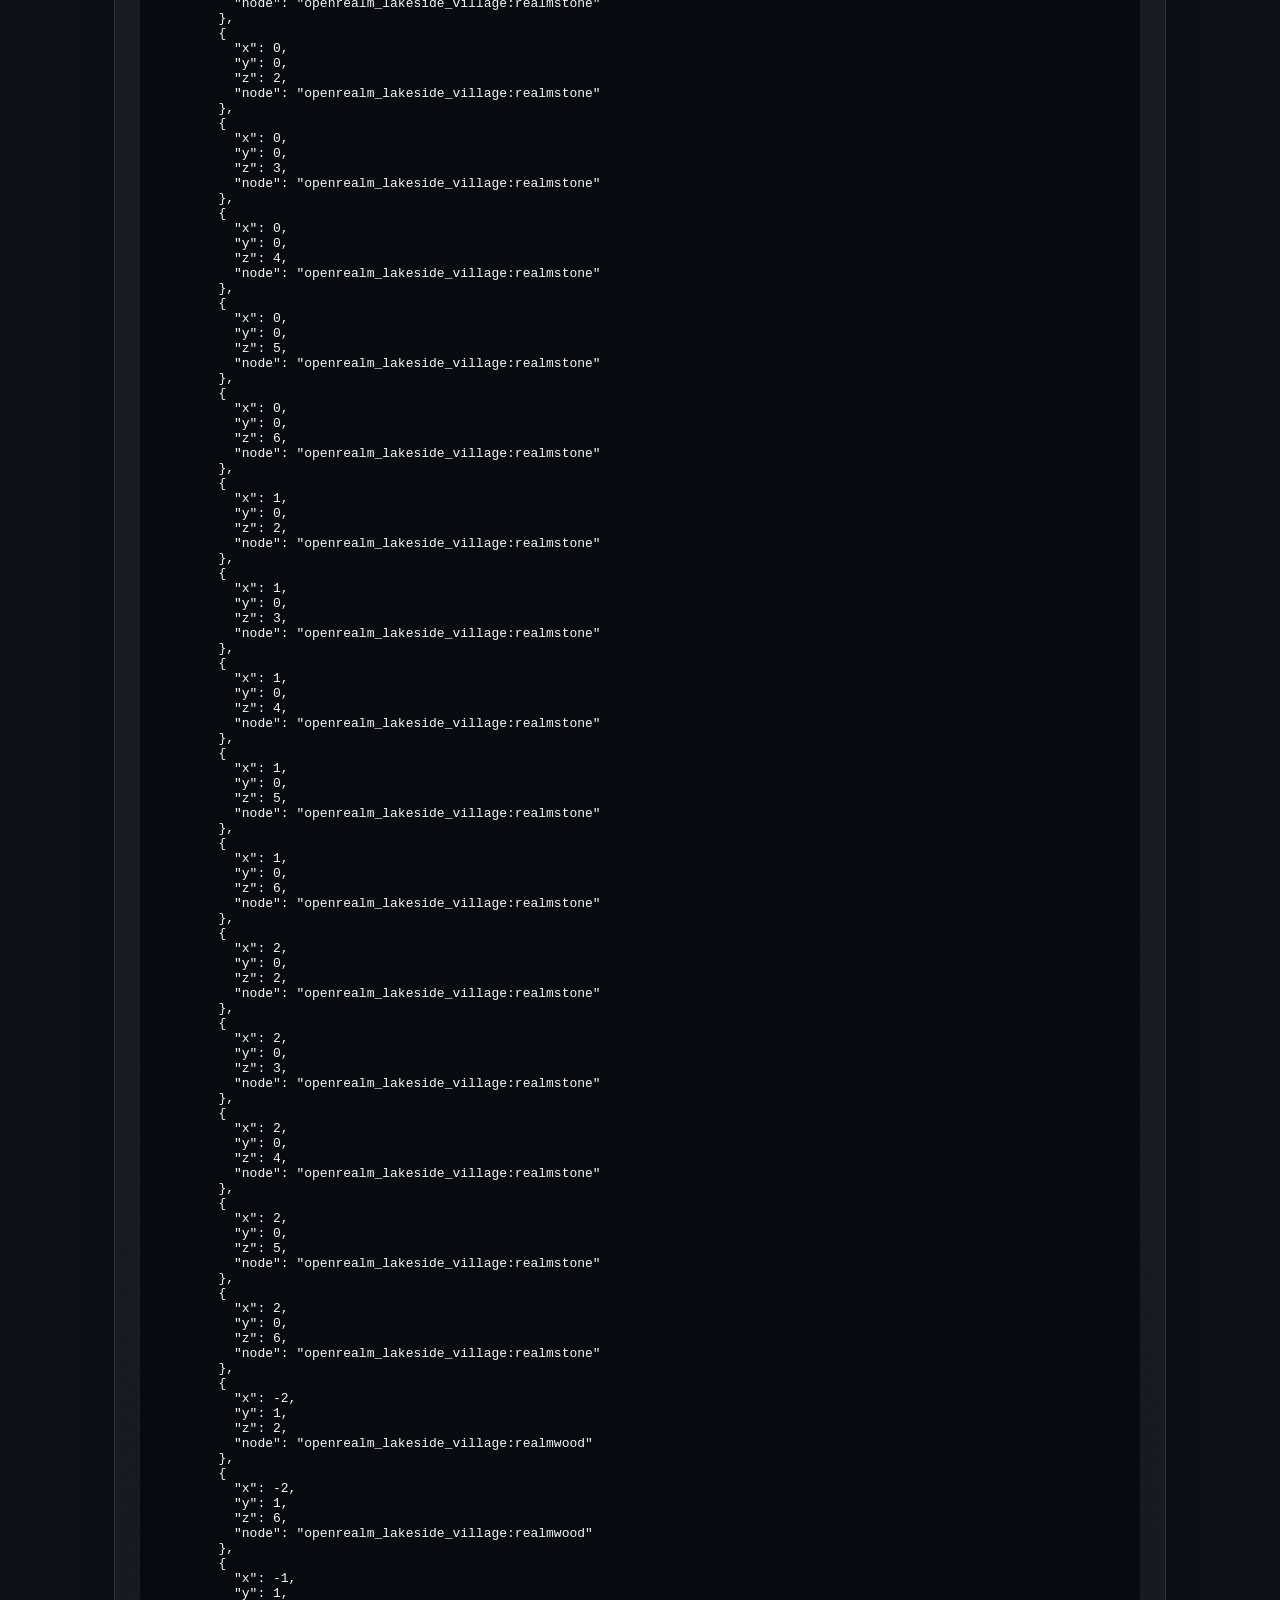
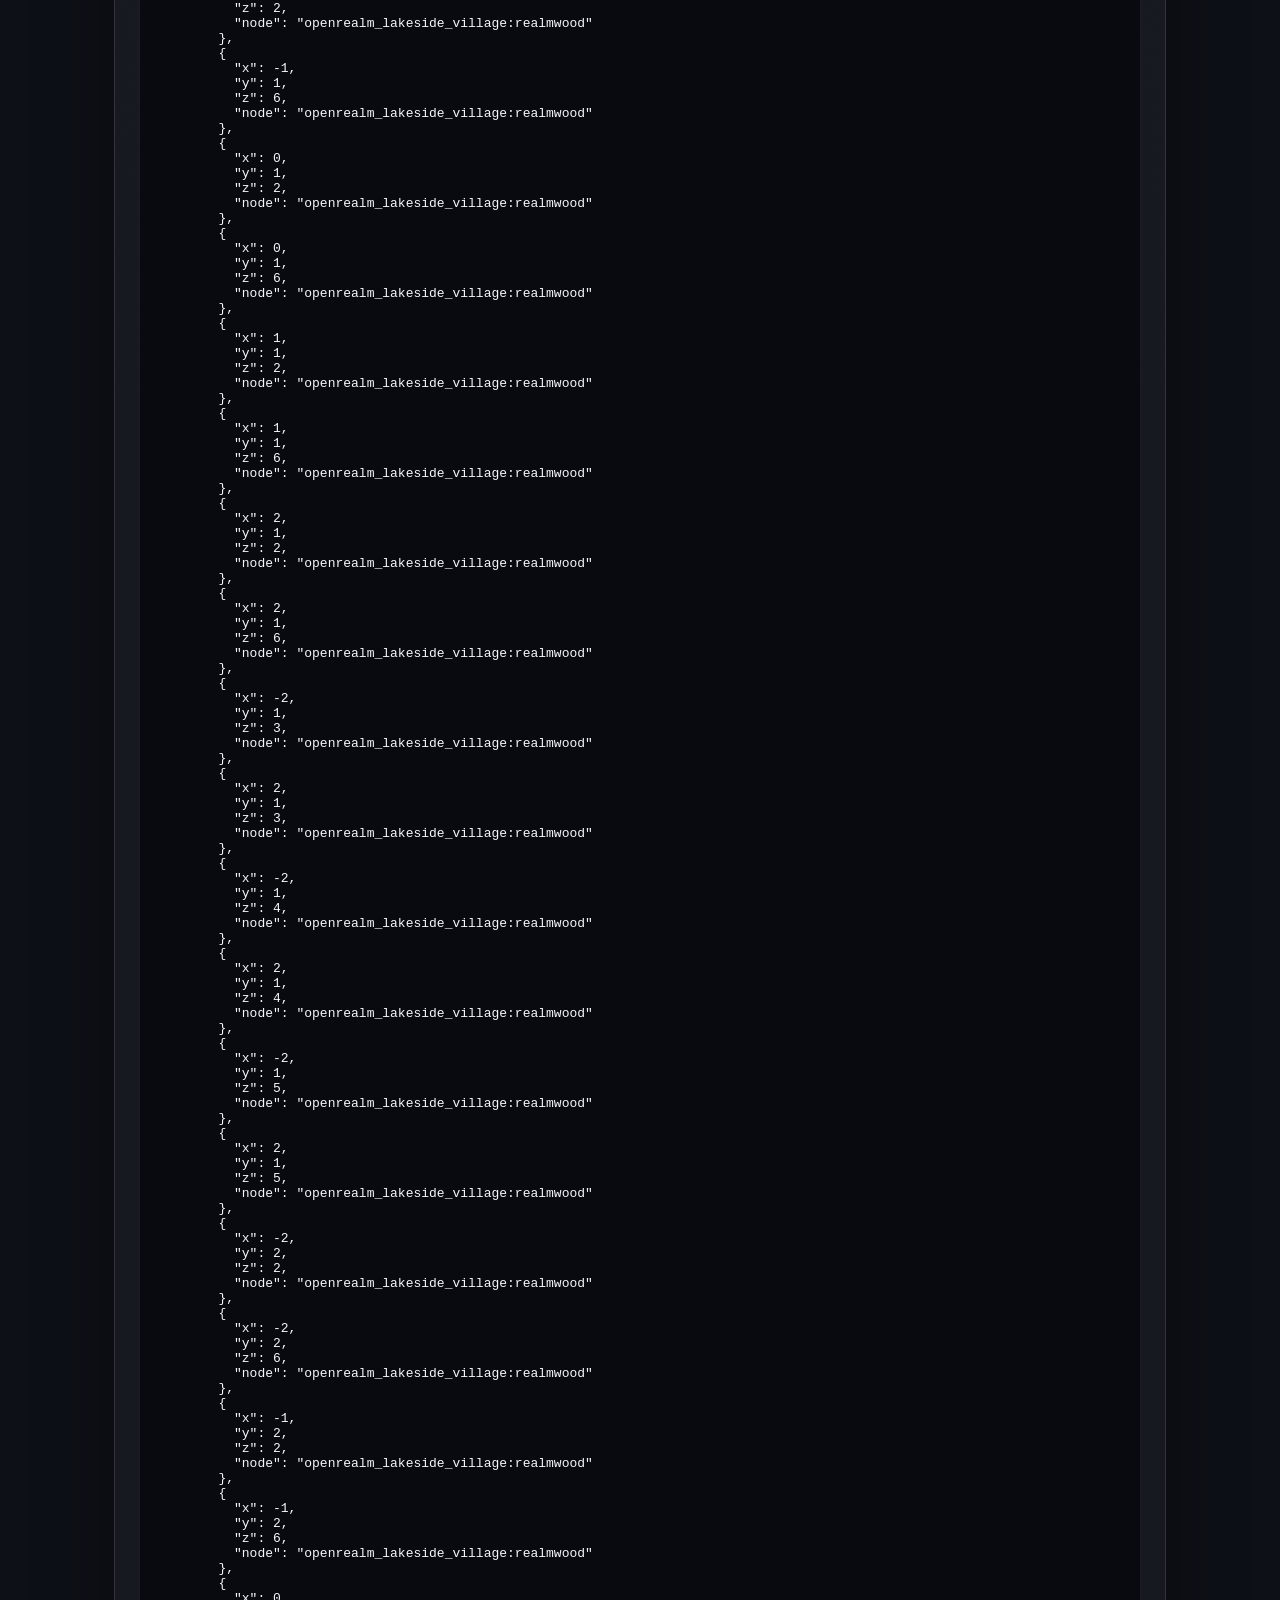
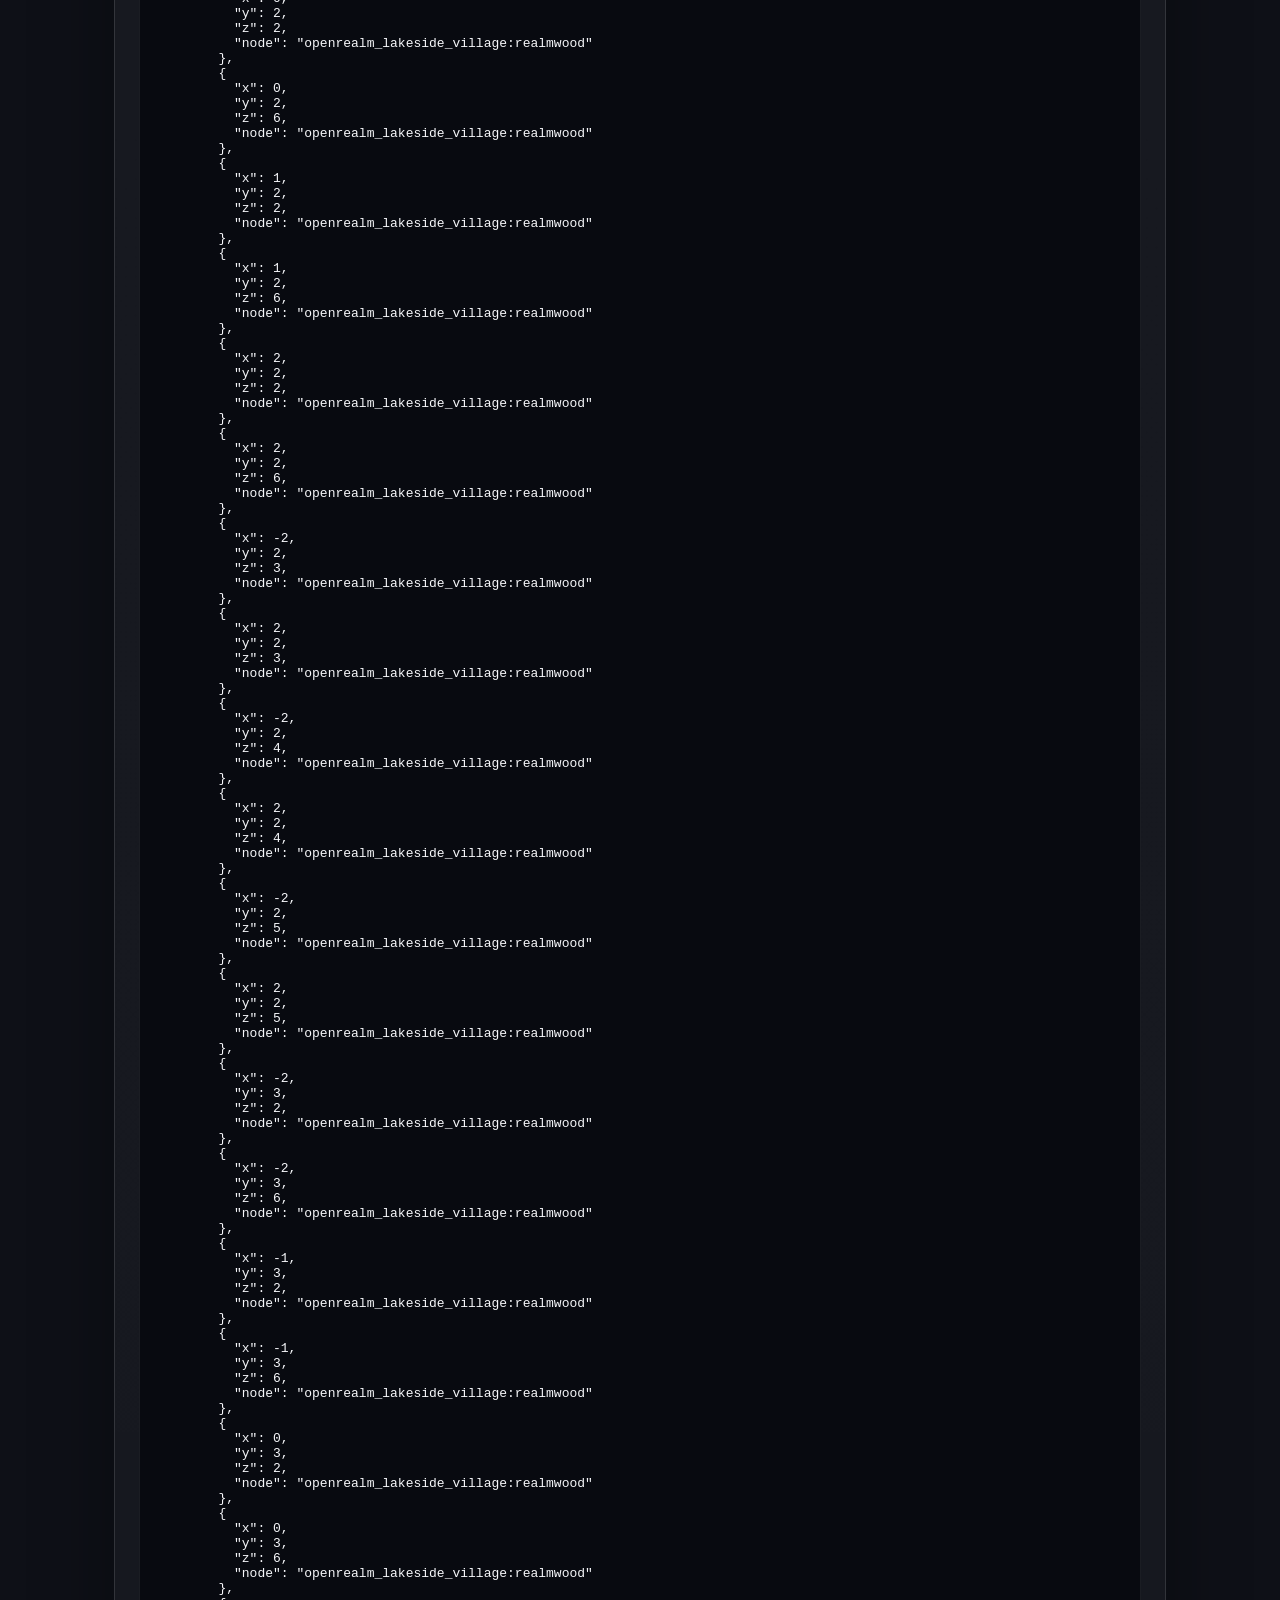
<file: openrealm_advantage_kit/examples/generated/demo_2/preview.html>
<!doctype html>
<html lang="en">
<head>
<meta charset="utf-8" />
<meta name="viewport" content="width=device-width, initial-scale=1" />
<title>Cozy Lakeside Village - OpenRealm Preview</title>
<style>
:root { color-scheme: dark; --bg:#0e1017; --panel:#151a27; --text:#f6f7fa; --muted:#aeb6d0; --blue:#4ea8ff; --violet:#7a5cff; --teal:#2ed4b7; --green:#8be36b; --warn:#ffd166; }
* { box-sizing: border-box; }
body { margin:0; font-family: Inter, ui-sans-serif, system-ui, -apple-system, Segoe UI, sans-serif; background: radial-gradient(circle at 20% 0%, #1d2852 0, transparent 34%), radial-gradient(circle at 80% 10%, #2b145c 0, transparent 26%), var(--bg); color:var(--text); }
main { max-width: 1100px; margin: 0 auto; padding: 48px 24px; }
.hero { display:grid; grid-template-columns: 1.3fr .7fr; gap:24px; align-items:stretch; }
.card { background: linear-gradient(180deg, rgba(255,255,255,.06), rgba(255,255,255,.025)); border:1px solid rgba(255,255,255,.12); border-radius:22px; padding:24px; box-shadow: 0 24px 80px rgba(0,0,0,.35); }
h1 { font-size: clamp(36px, 7vw, 72px); line-height:.95; margin:0 0 16px; letter-spacing:-.06em; }
h2 { margin:0 0 16px; }
.pill { display:inline-flex; gap:8px; align-items:center; border:1px solid rgba(255,255,255,.12); border-radius:999px; padding:8px 12px; color:var(--muted); margin: 4px; }
.ok { color:var(--green); } .warn { color:var(--warn); } .blue { color:var(--blue); } .teal { color:var(--teal); } .violet { color:var(--violet); }
.grid { display:grid; grid-template-columns: repeat(auto-fit, minmax(220px, 1fr)); gap:16px; margin-top:24px; }
.step { border-left:3px solid var(--teal); padding-left:14px; color:var(--muted); }
pre { white-space: pre-wrap; overflow:auto; background:#080a10; border-radius:14px; padding:16px; border:1px solid rgba(255,255,255,.08); }
table { width:100%; border-collapse:collapse; } td, th { text-align:left; border-bottom:1px solid rgba(255,255,255,.08); padding:10px; } th { color:var(--teal); }
small { color:var(--muted); }
</style>
</head>
<body>
<main>
  <section class="hero">
    <div class="card">
      <div class="pill violet">OpenRealm Creator Preview</div>
      <div class="pill teal">Nova assisted</div>
      <h1>Cozy Lakeside Village</h1>
      <p>Creates a bounded starter cozy lakeside village with custom nodes, preview command, build command, and rollback metadata.</p>
      <p><small>Prompt: Build a cozy lakeside village with floating lanterns</small></p>
    </div>
    <div class="card">
      <h2>Safety status</h2>
      <p class="ok">PASS</p>
      <ul><li>No validation issues.</li></ul>
    </div>
  </section>

  <section class="grid">
    <div class="card"><h2>1. Prompt</h2><p class="step">Describe the world or mod.</p></div>
    <div class="card"><h2>2. Plan</h2><p class="step">Nova produces a data-only recipe.</p></div>
    <div class="card"><h2>3. Validate</h2><p class="step">OpenRealm checks budgets, names, and safety.</p></div>
    <div class="card"><h2>4. Approve</h2><p class="step">Human review before install or mutation.</p></div>
  </section>

  <section class="card" style="margin-top:24px">
    <h2>Generated nodes</h2>
    <table><thead><tr><th>Name</th><th>Description</th><th>Light</th></tr></thead><tbody><tr><td>realmwood</td><td>OpenRealm Warm Wood</td><td>0</td></tr><tr><td>realmstone</td><td>OpenRealm Smooth Stone</td><td>0</td></tr><tr><td>nova_lantern</td><td>Nova Lantern</td><td>12</td></tr><tr><td>soft_glass</td><td>Soft Blue Glass</td><td>2</td></tr></tbody></table>
  </section>

  <section class="card" style="margin-top:24px">
    <h2>Structures</h2>
    <table><thead><tr><th>Name</th><th>Planned writes</th><th>Description</th></tr></thead><tbody><tr><td>lakeside_village</td><td>240</td><td>Template-generated Cozy Lakeside Village with previewable bounded placements.</td></tr></tbody></table>
  </section>

  <section class="card" style="margin-top:24px">
    <h2>Approval checklist</h2>
    <ol><li>Review generated OpenRealm plan.</li><li>Inspect preview and node/write budget.</li><li>Install only in a disposable test world first.</li><li>Approve in-world command before mutation.</li><li>Use rollback command if result is not wanted.</li></ol>
  </section>

  <section class="card" style="margin-top:24px">
    <h2>Plan JSON</h2>
    <pre>{
  &quot;schema_version&quot;: &quot;openrealm.plan.v1&quot;,
  &quot;product&quot;: &quot;OpenRealm&quot;,
  &quot;assistant&quot;: &quot;Nova&quot;,
  &quot;plan_id&quot;: &quot;orplan_f1368e67b5cb&quot;,
  &quot;plan_kind&quot;: &quot;structure&quot;,
  &quot;title&quot;: &quot;Cozy Lakeside Village&quot;,
  &quot;source_prompt&quot;: &quot;Build a cozy lakeside village with floating lanterns&quot;,
  &quot;created_at&quot;: &quot;2026-07-01T11:06:57Z&quot;,
  &quot;mod_name&quot;: &quot;openrealm_lakeside_village&quot;,
  &quot;summary&quot;: &quot;Creates a bounded starter cozy lakeside village with custom nodes, preview command, build command, and rollback metadata.&quot;,
  &quot;tags&quot;: [
    &quot;structure&quot;,
    &quot;preview&quot;,
    &quot;rollback&quot;,
    &quot;template-generated&quot;,
    &quot;nova&quot;
  ],
  &quot;safety_budget&quot;: {
    &quot;max_node_definitions&quot;: 32,
    &quot;max_craft_items&quot;: 32,
    &quot;max_tools&quot;: 16,
    &quot;max_recipes&quot;: 32,
    &quot;max_ores&quot;: 16,
    &quot;max_structures&quot;: 8,
    &quot;max_structure_nodes&quot;: 256,
    &quot;requires_preview&quot;: true,
    &quot;requires_approval&quot;: true,
    &quot;rollback_required&quot;: true,
    &quot;ai_direct_world_mutation_allowed&quot;: false
  },
  &quot;nodes&quot;: [
    {
      &quot;name&quot;: &quot;realmwood&quot;,
      &quot;description&quot;: &quot;OpenRealm Warm Wood&quot;,
      &quot;texture_hint&quot;: &quot;warm stylized wood planks&quot;,
      &quot;groups&quot;: {
        &quot;choppy&quot;: 2,
        &quot;wood&quot;: 1
      },
      &quot;light_source&quot;: 0,
      &quot;drawtype&quot;: &quot;normal&quot;,
      &quot;paramtype&quot;: null,
      &quot;walkable&quot;: true
    },
    {
      &quot;name&quot;: &quot;realmstone&quot;,
      &quot;description&quot;: &quot;OpenRealm Smooth Stone&quot;,
      &quot;texture_hint&quot;: &quot;soft blue gray stone block&quot;,
      &quot;groups&quot;: {
        &quot;cracky&quot;: 2,
        &quot;stone&quot;: 1
      },
      &quot;light_source&quot;: 0,
      &quot;drawtype&quot;: &quot;normal&quot;,
      &quot;paramtype&quot;: null,
      &quot;walkable&quot;: true
    },
    {
      &quot;name&quot;: &quot;nova_lantern&quot;,
      &quot;description&quot;: &quot;Nova Lantern&quot;,
      &quot;texture_hint&quot;: &quot;floating cyan violet lantern&quot;,
      &quot;groups&quot;: {
        &quot;cracky&quot;: 1,
        &quot;light&quot;: 1
      },
      &quot;light_source&quot;: 12,
      &quot;drawtype&quot;: &quot;glasslike&quot;,
      &quot;paramtype&quot;: &quot;light&quot;,
      &quot;walkable&quot;: false
    },
    {
      &quot;name&quot;: &quot;soft_glass&quot;,
      &quot;description&quot;: &quot;Soft Blue Glass&quot;,
      &quot;texture_hint&quot;: &quot;pale blue glass&quot;,
      &quot;groups&quot;: {
        &quot;cracky&quot;: 3,
        &quot;glass&quot;: 1
      },
      &quot;light_source&quot;: 2,
      &quot;drawtype&quot;: &quot;glasslike&quot;,
      &quot;paramtype&quot;: &quot;light&quot;,
      &quot;walkable&quot;: true
    }
  ],
  &quot;craft_items&quot;: [],
  &quot;tools&quot;: [],
  &quot;recipes&quot;: [],
  &quot;ores&quot;: [],
  &quot;structures&quot;: [
    {
      &quot;name&quot;: &quot;lakeside_village&quot;,
      &quot;description&quot;: &quot;Template-generated Cozy Lakeside Village with previewable bounded placements.&quot;,
      &quot;placements&quot;: [
        {
          &quot;x&quot;: -8,
          &quot;y&quot;: 0,
          &quot;z&quot;: -2,
          &quot;node&quot;: &quot;openrealm_lakeside_village:realmstone&quot;
        },
        {
          &quot;x&quot;: -8,
          &quot;y&quot;: 0,
          &quot;z&quot;: -1,
          &quot;node&quot;: &quot;openrealm_lakeside_village:realmstone&quot;
        },
        {
          &quot;x&quot;: -8,
          &quot;y&quot;: 0,
          &quot;z&quot;: 0,
          &quot;node&quot;: &quot;openrealm_lakeside_village:realmstone&quot;
        },
        {
          &quot;x&quot;: -8,
          &quot;y&quot;: 0,
          &quot;z&quot;: 1,
          &quot;node&quot;: &quot;openrealm_lakeside_village:realmstone&quot;
        },
        {
          &quot;x&quot;: -8,
          &quot;y&quot;: 0,
          &quot;z&quot;: 2,
          &quot;node&quot;: &quot;openrealm_lakeside_village:realmstone&quot;
        },
        {
          &quot;x&quot;: -7,
          &quot;y&quot;: 0,
          &quot;z&quot;: -2,
          &quot;node&quot;: &quot;openrealm_lakeside_village:realmstone&quot;
        },
        {
          &quot;x&quot;: -7,
          &quot;y&quot;: 0,
          &quot;z&quot;: -1,
          &quot;node&quot;: &quot;openrealm_lakeside_village:realmstone&quot;
        },
        {
          &quot;x&quot;: -7,
          &quot;y&quot;: 0,
          &quot;z&quot;: 0,
          &quot;node&quot;: &quot;openrealm_lakeside_village:realmstone&quot;
        },
        {
          &quot;x&quot;: -7,
          &quot;y&quot;: 0,
          &quot;z&quot;: 1,
          &quot;node&quot;: &quot;openrealm_lakeside_village:realmstone&quot;
        },
        {
          &quot;x&quot;: -7,
          &quot;y&quot;: 0,
          &quot;z&quot;: 2,
          &quot;node&quot;: &quot;openrealm_lakeside_village:realmstone&quot;
        },
        {
          &quot;x&quot;: -6,
          &quot;y&quot;: 0,
          &quot;z&quot;: -2,
          &quot;node&quot;: &quot;openrealm_lakeside_village:realmstone&quot;
        },
        {
          &quot;x&quot;: -6,
          &quot;y&quot;: 0,
          &quot;z&quot;: -1,
          &quot;node&quot;: &quot;openrealm_lakeside_village:realmstone&quot;
        },
        {
          &quot;x&quot;: -6,
          &quot;y&quot;: 0,
          &quot;z&quot;: 0,
          &quot;node&quot;: &quot;openrealm_lakeside_village:realmstone&quot;
        },
        {
          &quot;x&quot;: -6,
          &quot;y&quot;: 0,
          &quot;z&quot;: 1,
          &quot;node&quot;: &quot;openrealm_lakeside_village:realmstone&quot;
        },
        {
          &quot;x&quot;: -6,
          &quot;y&quot;: 0,
          &quot;z&quot;: 2,
          &quot;node&quot;: &quot;openrealm_lakeside_village:realmstone&quot;
        },
        {
          &quot;x&quot;: -5,
          &quot;y&quot;: 0,
          &quot;z&quot;: -2,
          &quot;node&quot;: &quot;openrealm_lakeside_village:realmstone&quot;
        },
        {
          &quot;x&quot;: -5,
          &quot;y&quot;: 0,
          &quot;z&quot;: -1,
          &quot;node&quot;: &quot;openrealm_lakeside_village:realmstone&quot;
        },
        {
          &quot;x&quot;: -5,
          &quot;y&quot;: 0,
          &quot;z&quot;: 0,
          &quot;node&quot;: &quot;openrealm_lakeside_village:realmstone&quot;
        },
        {
          &quot;x&quot;: -5,
          &quot;y&quot;: 0,
          &quot;z&quot;: 1,
          &quot;node&quot;: &quot;openrealm_lakeside_village:realmstone&quot;
        },
        {
          &quot;x&quot;: -5,
          &quot;y&quot;: 0,
          &quot;z&quot;: 2,
          &quot;node&quot;: &quot;openrealm_lakeside_village:realmstone&quot;
        },
        {
          &quot;x&quot;: -4,
          &quot;y&quot;: 0,
          &quot;z&quot;: -2,
          &quot;node&quot;: &quot;openrealm_lakeside_village:realmstone&quot;
        },
        {
          &quot;x&quot;: -4,
          &quot;y&quot;: 0,
          &quot;z&quot;: -1,
          &quot;node&quot;: &quot;openrealm_lakeside_village:realmstone&quot;
        },
        {
          &quot;x&quot;: -4,
          &quot;y&quot;: 0,
          &quot;z&quot;: 0,
          &quot;node&quot;: &quot;openrealm_lakeside_village:realmstone&quot;
        },
        {
          &quot;x&quot;: -4,
          &quot;y&quot;: 0,
          &quot;z&quot;: 1,
          &quot;node&quot;: &quot;openrealm_lakeside_village:realmstone&quot;
        },
        {
          &quot;x&quot;: -4,
          &quot;y&quot;: 0,
          &quot;z&quot;: 2,
          &quot;node&quot;: &quot;openrealm_lakeside_village:realmstone&quot;
        },
        {
          &quot;x&quot;: -8,
          &quot;y&quot;: 1,
          &quot;z&quot;: -2,
          &quot;node&quot;: &quot;openrealm_lakeside_village:realmwood&quot;
        },
        {
          &quot;x&quot;: -8,
          &quot;y&quot;: 1,
          &quot;z&quot;: 2,
          &quot;node&quot;: &quot;openrealm_lakeside_village:realmwood&quot;
        },
        {
          &quot;x&quot;: -7,
          &quot;y&quot;: 1,
          &quot;z&quot;: -2,
          &quot;node&quot;: &quot;openrealm_lakeside_village:realmwood&quot;
        },
        {
          &quot;x&quot;: -7,
          &quot;y&quot;: 1,
          &quot;z&quot;: 2,
          &quot;node&quot;: &quot;openrealm_lakeside_village:realmwood&quot;
        },
        {
          &quot;x&quot;: -6,
          &quot;y&quot;: 1,
          &quot;z&quot;: -2,
          &quot;node&quot;: &quot;openrealm_lakeside_village:realmwood&quot;
        },
        {
          &quot;x&quot;: -6,
          &quot;y&quot;: 1,
          &quot;z&quot;: 2,
          &quot;node&quot;: &quot;openrealm_lakeside_village:realmwood&quot;
        },
        {
          &quot;x&quot;: -5,
          &quot;y&quot;: 1,
          &quot;z&quot;: -2,
          &quot;node&quot;: &quot;openrealm_lakeside_village:realmwood&quot;
        },
        {
          &quot;x&quot;: -5,
          &quot;y&quot;: 1,
          &quot;z&quot;: 2,
          &quot;node&quot;: &quot;openrealm_lakeside_village:realmwood&quot;
        },
        {
          &quot;x&quot;: -4,
          &quot;y&quot;: 1,
          &quot;z&quot;: -2,
          &quot;node&quot;: &quot;openrealm_lakeside_village:realmwood&quot;
        },
        {
          &quot;x&quot;: -4,
          &quot;y&quot;: 1,
          &quot;z&quot;: 2,
          &quot;node&quot;: &quot;openrealm_lakeside_village:realmwood&quot;
        },
        {
          &quot;x&quot;: -8,
          &quot;y&quot;: 1,
          &quot;z&quot;: -1,
          &quot;node&quot;: &quot;openrealm_lakeside_village:realmwood&quot;
        },
        {
          &quot;x&quot;: -4,
          &quot;y&quot;: 1,
          &quot;z&quot;: -1,
          &quot;node&quot;: &quot;openrealm_lakeside_village:realmwood&quot;
        },
        {
          &quot;x&quot;: -8,
          &quot;y&quot;: 1,
          &quot;z&quot;: 0,
          &quot;node&quot;: &quot;openrealm_lakeside_village:realmwood&quot;
        },
        {
          &quot;x&quot;: -4,
          &quot;y&quot;: 1,
          &quot;z&quot;: 0,
          &quot;node&quot;: &quot;openrealm_lakeside_village:realmwood&quot;
        },
        {
          &quot;x&quot;: -8,
          &quot;y&quot;: 1,
          &quot;z&quot;: 1,
          &quot;node&quot;: &quot;openrealm_lakeside_village:realmwood&quot;
        },
        {
          &quot;x&quot;: -4,
          &quot;y&quot;: 1,
          &quot;z&quot;: 1,
          &quot;node&quot;: &quot;openrealm_lakeside_village:realmwood&quot;
        },
        {
          &quot;x&quot;: -8,
          &quot;y&quot;: 2,
          &quot;z&quot;: -2,
          &quot;node&quot;: &quot;openrealm_lakeside_village:realmwood&quot;
        },
        {
          &quot;x&quot;: -8,
          &quot;y&quot;: 2,
          &quot;z&quot;: 2,
          &quot;node&quot;: &quot;openrealm_lakeside_village:realmwood&quot;
        },
        {
          &quot;x&quot;: -7,
          &quot;y&quot;: 2,
          &quot;z&quot;: -2,
          &quot;node&quot;: &quot;openrealm_lakeside_village:realmwood&quot;
        },
        {
          &quot;x&quot;: -7,
          &quot;y&quot;: 2,
          &quot;z&quot;: 2,
          &quot;node&quot;: &quot;openrealm_lakeside_village:realmwood&quot;
        },
        {
          &quot;x&quot;: -6,
          &quot;y&quot;: 2,
          &quot;z&quot;: -2,
          &quot;node&quot;: &quot;openrealm_lakeside_village:realmwood&quot;
        },
        {
          &quot;x&quot;: -6,
          &quot;y&quot;: 2,
          &quot;z&quot;: 2,
          &quot;node&quot;: &quot;openrealm_lakeside_village:realmwood&quot;
        },
        {
          &quot;x&quot;: -5,
          &quot;y&quot;: 2,
          &quot;z&quot;: -2,
          &quot;node&quot;: &quot;openrealm_lakeside_village:realmwood&quot;
        },
        {
          &quot;x&quot;: -5,
          &quot;y&quot;: 2,
          &quot;z&quot;: 2,
          &quot;node&quot;: &quot;openrealm_lakeside_village:realmwood&quot;
        },
        {
          &quot;x&quot;: -4,
          &quot;y&quot;: 2,
          &quot;z&quot;: -2,
          &quot;node&quot;: &quot;openrealm_lakeside_village:realmwood&quot;
        },
        {
          &quot;x&quot;: -4,
          &quot;y&quot;: 2,
          &quot;z&quot;: 2,
          &quot;node&quot;: &quot;openrealm_lakeside_village:realmwood&quot;
        },
        {
          &quot;x&quot;: -8,
          &quot;y&quot;: 2,
          &quot;z&quot;: -1,
          &quot;node&quot;: &quot;openrealm_lakeside_village:realmwood&quot;
        },
        {
          &quot;x&quot;: -4,
          &quot;y&quot;: 2,
          &quot;z&quot;: -1,
          &quot;node&quot;: &quot;openrealm_lakeside_village:realmwood&quot;
        },
        {
          &quot;x&quot;: -8,
          &quot;y&quot;: 2,
          &quot;z&quot;: 0,
          &quot;node&quot;: &quot;openrealm_lakeside_village:realmwood&quot;
        },
        {
          &quot;x&quot;: -4,
          &quot;y&quot;: 2,
          &quot;z&quot;: 0,
          &quot;node&quot;: &quot;openrealm_lakeside_village:realmwood&quot;
        },
        {
          &quot;x&quot;: -8,
          &quot;y&quot;: 2,
          &quot;z&quot;: 1,
          &quot;node&quot;: &quot;openrealm_lakeside_village:realmwood&quot;
        },
        {
          &quot;x&quot;: -4,
          &quot;y&quot;: 2,
          &quot;z&quot;: 1,
          &quot;node&quot;: &quot;openrealm_lakeside_village:realmwood&quot;
        },
        {
          &quot;x&quot;: -8,
          &quot;y&quot;: 3,
          &quot;z&quot;: -2,
          &quot;node&quot;: &quot;openrealm_lakeside_village:realmwood&quot;
        },
        {
          &quot;x&quot;: -8,
          &quot;y&quot;: 3,
          &quot;z&quot;: 2,
          &quot;node&quot;: &quot;openrealm_lakeside_village:realmwood&quot;
        },
        {
          &quot;x&quot;: -7,
          &quot;y&quot;: 3,
          &quot;z&quot;: -2,
          &quot;node&quot;: &quot;openrealm_lakeside_village:realmwood&quot;
        },
        {
          &quot;x&quot;: -7,
          &quot;y&quot;: 3,
          &quot;z&quot;: 2,
          &quot;node&quot;: &quot;openrealm_lakeside_village:realmwood&quot;
        },
        {
          &quot;x&quot;: -6,
          &quot;y&quot;: 3,
          &quot;z&quot;: -2,
          &quot;node&quot;: &quot;openrealm_lakeside_village:realmwood&quot;
        },
        {
          &quot;x&quot;: -6,
          &quot;y&quot;: 3,
          &quot;z&quot;: 2,
          &quot;node&quot;: &quot;openrealm_lakeside_village:realmwood&quot;
        },
        {
          &quot;x&quot;: -5,
          &quot;y&quot;: 3,
          &quot;z&quot;: -2,
          &quot;node&quot;: &quot;openrealm_lakeside_village:realmwood&quot;
        },
        {
          &quot;x&quot;: -5,
          &quot;y&quot;: 3,
          &quot;z&quot;: 2,
          &quot;node&quot;: &quot;openrealm_lakeside_village:realmwood&quot;
        },
        {
          &quot;x&quot;: -4,
          &quot;y&quot;: 3,
          &quot;z&quot;: -2,
          &quot;node&quot;: &quot;openrealm_lakeside_village:realmwood&quot;
        },
        {
          &quot;x&quot;: -4,
          &quot;y&quot;: 3,
          &quot;z&quot;: 2,
          &quot;node&quot;: &quot;openrealm_lakeside_village:realmwood&quot;
        },
        {
          &quot;x&quot;: -8,
          &quot;y&quot;: 3,
          &quot;z&quot;: -1,
          &quot;node&quot;: &quot;openrealm_lakeside_village:realmwood&quot;
        },
        {
          &quot;x&quot;: -4,
          &quot;y&quot;: 3,
          &quot;z&quot;: -1,
          &quot;node&quot;: &quot;openrealm_lakeside_village:realmwood&quot;
        },
        {
          &quot;x&quot;: -8,
          &quot;y&quot;: 3,
          &quot;z&quot;: 0,
          &quot;node&quot;: &quot;openrealm_lakeside_village:realmwood&quot;
        },
        {
          &quot;x&quot;: -4,
          &quot;y&quot;: 3,
          &quot;z&quot;: 0,
          &quot;node&quot;: &quot;openrealm_lakeside_village:realmwood&quot;
        },
        {
          &quot;x&quot;: -8,
          &quot;y&quot;: 3,
          &quot;z&quot;: 1,
          &quot;node&quot;: &quot;openrealm_lakeside_village:realmwood&quot;
        },
        {
          &quot;x&quot;: -4,
          &quot;y&quot;: 3,
          &quot;z&quot;: 1,
          &quot;node&quot;: &quot;openrealm_lakeside_village:realmwood&quot;
        },
        {
          &quot;x&quot;: -6,
          &quot;y&quot;: 2,
          &quot;z&quot;: -2,
          &quot;node&quot;: &quot;openrealm_lakeside_village:soft_glass&quot;
        },
        {
          &quot;x&quot;: -6,
          &quot;y&quot;: 2,
          &quot;z&quot;: 2,
          &quot;node&quot;: &quot;openrealm_lakeside_village:soft_glass&quot;
        },
        {
          &quot;x&quot;: -9,
          &quot;y&quot;: 4,
          &quot;z&quot;: 0,
          &quot;node&quot;: &quot;openrealm_lakeside_village:realmwood&quot;
        },
        {
          &quot;x&quot;: -8,
          &quot;y&quot;: 4,
          &quot;z&quot;: 0,
          &quot;node&quot;: &quot;openrealm_lakeside_village:realmwood&quot;
        },
        {
          &quot;x&quot;: -7,
          &quot;y&quot;: 4,
          &quot;z&quot;: 0,
          &quot;node&quot;: &quot;openrealm_lakeside_village:realmwood&quot;
        },
        {
          &quot;x&quot;: -6,
          &quot;y&quot;: 4,
          &quot;z&quot;: 0,
          &quot;node&quot;: &quot;openrealm_lakeside_village:realmwood&quot;
        },
        {
          &quot;x&quot;: -5,
          &quot;y&quot;: 4,
          &quot;z&quot;: 0,
          &quot;node&quot;: &quot;openrealm_lakeside_village:realmwood&quot;
        },
        {
          &quot;x&quot;: -4,
          &quot;y&quot;: 4,
          &quot;z&quot;: 0,
          &quot;node&quot;: &quot;openrealm_lakeside_village:realmwood&quot;
        },
        {
          &quot;x&quot;: -3,
          &quot;y&quot;: 4,
          &quot;z&quot;: 0,
          &quot;node&quot;: &quot;openrealm_lakeside_village:realmwood&quot;
        },
        {
          &quot;x&quot;: -6,
          &quot;y&quot;: 5,
          &quot;z&quot;: 0,
          &quot;node&quot;: &quot;openrealm_lakeside_village:nova_lantern&quot;
        },
        {
          &quot;x&quot;: -2,
          &quot;y&quot;: 0,
          &quot;z&quot;: 2,
          &quot;node&quot;: &quot;openrealm_lakeside_village:realmstone&quot;
        },
        {
          &quot;x&quot;: -2,
          &quot;y&quot;: 0,
          &quot;z&quot;: 3,
          &quot;node&quot;: &quot;openrealm_lakeside_village:realmstone&quot;
        },
        {
          &quot;x&quot;: -2,
          &quot;y&quot;: 0,
          &quot;z&quot;: 4,
          &quot;node&quot;: &quot;openrealm_lakeside_village:realmstone&quot;
        },
        {
          &quot;x&quot;: -2,
          &quot;y&quot;: 0,
          &quot;z&quot;: 5,
          &quot;node&quot;: &quot;openrealm_lakeside_village:realmstone&quot;
        },
        {
          &quot;x&quot;: -2,
          &quot;y&quot;: 0,
          &quot;z&quot;: 6,
          &quot;node&quot;: &quot;openrealm_lakeside_village:realmstone&quot;
        },
        {
          &quot;x&quot;: -1,
          &quot;y&quot;: 0,
          &quot;z&quot;: 2,
          &quot;node&quot;: &quot;openrealm_lakeside_village:realmstone&quot;
        },
        {
          &quot;x&quot;: -1,
          &quot;y&quot;: 0,
          &quot;z&quot;: 3,
          &quot;node&quot;: &quot;openrealm_lakeside_village:realmstone&quot;
        },
        {
          &quot;x&quot;: -1,
          &quot;y&quot;: 0,
          &quot;z&quot;: 4,
          &quot;node&quot;: &quot;openrealm_lakeside_village:realmstone&quot;
        },
        {
          &quot;x&quot;: -1,
          &quot;y&quot;: 0,
          &quot;z&quot;: 5,
          &quot;node&quot;: &quot;openrealm_lakeside_village:realmstone&quot;
        },
        {
          &quot;x&quot;: -1,
          &quot;y&quot;: 0,
          &quot;z&quot;: 6,
          &quot;node&quot;: &quot;openrealm_lakeside_village:realmstone&quot;
        },
        {
          &quot;x&quot;: 0,
          &quot;y&quot;: 0,
          &quot;z&quot;: 2,
          &quot;node&quot;: &quot;openrealm_lakeside_village:realmstone&quot;
        },
        {
          &quot;x&quot;: 0,
          &quot;y&quot;: 0,
          &quot;z&quot;: 3,
          &quot;node&quot;: &quot;openrealm_lakeside_village:realmstone&quot;
        },
        {
          &quot;x&quot;: 0,
          &quot;y&quot;: 0,
          &quot;z&quot;: 4,
          &quot;node&quot;: &quot;openrealm_lakeside_village:realmstone&quot;
        },
        {
          &quot;x&quot;: 0,
          &quot;y&quot;: 0,
          &quot;z&quot;: 5,
          &quot;node&quot;: &quot;openrealm_lakeside_village:realmstone&quot;
        },
        {
          &quot;x&quot;: 0,
          &quot;y&quot;: 0,
          &quot;z&quot;: 6,
          &quot;node&quot;: &quot;openrealm_lakeside_village:realmstone&quot;
        },
        {
          &quot;x&quot;: 1,
          &quot;y&quot;: 0,
          &quot;z&quot;: 2,
          &quot;node&quot;: &quot;openrealm_lakeside_village:realmstone&quot;
        },
        {
          &quot;x&quot;: 1,
          &quot;y&quot;: 0,
          &quot;z&quot;: 3,
          &quot;node&quot;: &quot;openrealm_lakeside_village:realmstone&quot;
        },
        {
          &quot;x&quot;: 1,
          &quot;y&quot;: 0,
          &quot;z&quot;: 4,
          &quot;node&quot;: &quot;openrealm_lakeside_village:realmstone&quot;
        },
        {
          &quot;x&quot;: 1,
          &quot;y&quot;: 0,
          &quot;z&quot;: 5,
          &quot;node&quot;: &quot;openrealm_lakeside_village:realmstone&quot;
        },
        {
          &quot;x&quot;: 1,
          &quot;y&quot;: 0,
          &quot;z&quot;: 6,
          &quot;node&quot;: &quot;openrealm_lakeside_village:realmstone&quot;
        },
        {
          &quot;x&quot;: 2,
          &quot;y&quot;: 0,
          &quot;z&quot;: 2,
          &quot;node&quot;: &quot;openrealm_lakeside_village:realmstone&quot;
        },
        {
          &quot;x&quot;: 2,
          &quot;y&quot;: 0,
          &quot;z&quot;: 3,
          &quot;node&quot;: &quot;openrealm_lakeside_village:realmstone&quot;
        },
        {
          &quot;x&quot;: 2,
          &quot;y&quot;: 0,
          &quot;z&quot;: 4,
          &quot;node&quot;: &quot;openrealm_lakeside_village:realmstone&quot;
        },
        {
          &quot;x&quot;: 2,
          &quot;y&quot;: 0,
          &quot;z&quot;: 5,
          &quot;node&quot;: &quot;openrealm_lakeside_village:realmstone&quot;
        },
        {
          &quot;x&quot;: 2,
          &quot;y&quot;: 0,
          &quot;z&quot;: 6,
          &quot;node&quot;: &quot;openrealm_lakeside_village:realmstone&quot;
        },
        {
          &quot;x&quot;: -2,
          &quot;y&quot;: 1,
          &quot;z&quot;: 2,
          &quot;node&quot;: &quot;openrealm_lakeside_village:realmwood&quot;
        },
        {
          &quot;x&quot;: -2,
          &quot;y&quot;: 1,
          &quot;z&quot;: 6,
          &quot;node&quot;: &quot;openrealm_lakeside_village:realmwood&quot;
        },
        {
          &quot;x&quot;: -1,
          &quot;y&quot;: 1,
          &quot;z&quot;: 2,
          &quot;node&quot;: &quot;openrealm_lakeside_village:realmwood&quot;
        },
        {
          &quot;x&quot;: -1,
          &quot;y&quot;: 1,
          &quot;z&quot;: 6,
          &quot;node&quot;: &quot;openrealm_lakeside_village:realmwood&quot;
        },
        {
          &quot;x&quot;: 0,
          &quot;y&quot;: 1,
          &quot;z&quot;: 2,
          &quot;node&quot;: &quot;openrealm_lakeside_village:realmwood&quot;
        },
        {
          &quot;x&quot;: 0,
          &quot;y&quot;: 1,
          &quot;z&quot;: 6,
          &quot;node&quot;: &quot;openrealm_lakeside_village:realmwood&quot;
        },
        {
          &quot;x&quot;: 1,
          &quot;y&quot;: 1,
          &quot;z&quot;: 2,
          &quot;node&quot;: &quot;openrealm_lakeside_village:realmwood&quot;
        },
        {
          &quot;x&quot;: 1,
          &quot;y&quot;: 1,
          &quot;z&quot;: 6,
          &quot;node&quot;: &quot;openrealm_lakeside_village:realmwood&quot;
        },
        {
          &quot;x&quot;: 2,
          &quot;y&quot;: 1,
          &quot;z&quot;: 2,
          &quot;node&quot;: &quot;openrealm_lakeside_village:realmwood&quot;
        },
        {
          &quot;x&quot;: 2,
          &quot;y&quot;: 1,
          &quot;z&quot;: 6,
          &quot;node&quot;: &quot;openrealm_lakeside_village:realmwood&quot;
        },
        {
          &quot;x&quot;: -2,
          &quot;y&quot;: 1,
          &quot;z&quot;: 3,
          &quot;node&quot;: &quot;openrealm_lakeside_village:realmwood&quot;
        },
        {
          &quot;x&quot;: 2,
          &quot;y&quot;: 1,
          &quot;z&quot;: 3,
          &quot;node&quot;: &quot;openrealm_lakeside_village:realmwood&quot;
        },
        {
          &quot;x&quot;: -2,
          &quot;y&quot;: 1,
          &quot;z&quot;: 4,
          &quot;node&quot;: &quot;openrealm_lakeside_village:realmwood&quot;
        },
        {
          &quot;x&quot;: 2,
          &quot;y&quot;: 1,
          &quot;z&quot;: 4,
          &quot;node&quot;: &quot;openrealm_lakeside_village:realmwood&quot;
        },
        {
          &quot;x&quot;: -2,
          &quot;y&quot;: 1,
          &quot;z&quot;: 5,
          &quot;node&quot;: &quot;openrealm_lakeside_village:realmwood&quot;
        },
        {
          &quot;x&quot;: 2,
          &quot;y&quot;: 1,
          &quot;z&quot;: 5,
          &quot;node&quot;: &quot;openrealm_lakeside_village:realmwood&quot;
        },
        {
          &quot;x&quot;: -2,
          &quot;y&quot;: 2,
          &quot;z&quot;: 2,
          &quot;node&quot;: &quot;openrealm_lakeside_village:realmwood&quot;
        },
        {
          &quot;x&quot;: -2,
          &quot;y&quot;: 2,
          &quot;z&quot;: 6,
          &quot;node&quot;: &quot;openrealm_lakeside_village:realmwood&quot;
        },
        {
          &quot;x&quot;: -1,
          &quot;y&quot;: 2,
          &quot;z&quot;: 2,
          &quot;node&quot;: &quot;openrealm_lakeside_village:realmwood&quot;
        },
        {
          &quot;x&quot;: -1,
          &quot;y&quot;: 2,
          &quot;z&quot;: 6,
          &quot;node&quot;: &quot;openrealm_lakeside_village:realmwood&quot;
        },
        {
          &quot;x&quot;: 0,
          &quot;y&quot;: 2,
          &quot;z&quot;: 2,
          &quot;node&quot;: &quot;openrealm_lakeside_village:realmwood&quot;
        },
        {
          &quot;x&quot;: 0,
          &quot;y&quot;: 2,
          &quot;z&quot;: 6,
          &quot;node&quot;: &quot;openrealm_lakeside_village:realmwood&quot;
        },
        {
          &quot;x&quot;: 1,
          &quot;y&quot;: 2,
          &quot;z&quot;: 2,
          &quot;node&quot;: &quot;openrealm_lakeside_village:realmwood&quot;
        },
        {
          &quot;x&quot;: 1,
          &quot;y&quot;: 2,
          &quot;z&quot;: 6,
          &quot;node&quot;: &quot;openrealm_lakeside_village:realmwood&quot;
        },
        {
          &quot;x&quot;: 2,
          &quot;y&quot;: 2,
          &quot;z&quot;: 2,
          &quot;node&quot;: &quot;openrealm_lakeside_village:realmwood&quot;
        },
        {
          &quot;x&quot;: 2,
          &quot;y&quot;: 2,
          &quot;z&quot;: 6,
          &quot;node&quot;: &quot;openrealm_lakeside_village:realmwood&quot;
        },
        {
          &quot;x&quot;: -2,
          &quot;y&quot;: 2,
          &quot;z&quot;: 3,
          &quot;node&quot;: &quot;openrealm_lakeside_village:realmwood&quot;
        },
        {
          &quot;x&quot;: 2,
          &quot;y&quot;: 2,
          &quot;z&quot;: 3,
          &quot;node&quot;: &quot;openrealm_lakeside_village:realmwood&quot;
        },
        {
          &quot;x&quot;: -2,
          &quot;y&quot;: 2,
          &quot;z&quot;: 4,
          &quot;node&quot;: &quot;openrealm_lakeside_village:realmwood&quot;
        },
        {
          &quot;x&quot;: 2,
          &quot;y&quot;: 2,
          &quot;z&quot;: 4,
          &quot;node&quot;: &quot;openrealm_lakeside_village:realmwood&quot;
        },
        {
          &quot;x&quot;: -2,
          &quot;y&quot;: 2,
          &quot;z&quot;: 5,
          &quot;node&quot;: &quot;openrealm_lakeside_village:realmwood&quot;
        },
        {
          &quot;x&quot;: 2,
          &quot;y&quot;: 2,
          &quot;z&quot;: 5,
          &quot;node&quot;: &quot;openrealm_lakeside_village:realmwood&quot;
        },
        {
          &quot;x&quot;: -2,
          &quot;y&quot;: 3,
          &quot;z&quot;: 2,
          &quot;node&quot;: &quot;openrealm_lakeside_village:realmwood&quot;
        },
        {
          &quot;x&quot;: -2,
          &quot;y&quot;: 3,
          &quot;z&quot;: 6,
          &quot;node&quot;: &quot;openrealm_lakeside_village:realmwood&quot;
        },
        {
          &quot;x&quot;: -1,
          &quot;y&quot;: 3,
          &quot;z&quot;: 2,
          &quot;node&quot;: &quot;openrealm_lakeside_village:realmwood&quot;
        },
        {
          &quot;x&quot;: -1,
          &quot;y&quot;: 3,
          &quot;z&quot;: 6,
          &quot;node&quot;: &quot;openrealm_lakeside_village:realmwood&quot;
        },
        {
          &quot;x&quot;: 0,
          &quot;y&quot;: 3,
          &quot;z&quot;: 2,
          &quot;node&quot;: &quot;openrealm_lakeside_village:realmwood&quot;
        },
        {
          &quot;x&quot;: 0,
          &quot;y&quot;: 3,
          &quot;z&quot;: 6,
          &quot;node&quot;: &quot;openrealm_lakeside_village:realmwood&quot;
        },
        {
          &quot;x&quot;: 1,
          &quot;y&quot;: 3,
          &quot;z&quot;: 2,
          &quot;node&quot;: &quot;openrealm_lakeside_village:realmwood&quot;
        },
        {
          &quot;x&quot;: 1,
          &quot;y&quot;: 3,
          &quot;z&quot;: 6,
          &quot;node&quot;: &quot;openrealm_lakeside_village:realmwood&quot;
        },
        {
          &quot;x&quot;: 2,
          &quot;y&quot;: 3,
          &quot;z&quot;: 2,
          &quot;node&quot;: &quot;openrealm_lakeside_village:realmwood&quot;
        },
        {
          &quot;x&quot;: 2,
          &quot;y&quot;: 3,
          &quot;z&quot;: 6,
          &quot;node&quot;: &quot;openrealm_lakeside_village:realmwood&quot;
        },
        {
          &quot;x&quot;: -2,
          &quot;y&quot;: 3,
          &quot;z&quot;: 3,
          &quot;node&quot;: &quot;openrealm_lakeside_village:realmwood&quot;
        },
        {
          &quot;x&quot;: 2,
          &quot;y&quot;: 3,
          &quot;z&quot;: 3,
          &quot;node&quot;: &quot;openrealm_lakeside_village:realmwood&quot;
        },
        {
          &quot;x&quot;: -2,
          &quot;y&quot;: 3,
          &quot;z&quot;: 4,
          &quot;node&quot;: &quot;openrealm_lakeside_village:realmwood&quot;
        },
        {
          &quot;x&quot;: 2,
          &quot;y&quot;: 3,
          &quot;z&quot;: 4,
          &quot;node&quot;: &quot;openrealm_lakeside_village:realmwood&quot;
        },
        {
          &quot;x&quot;: -2,
          &quot;y&quot;: 3,
          &quot;z&quot;: 5,
          &quot;node&quot;: &quot;openrealm_lakeside_village:realmwood&quot;
        },
        {
          &quot;x&quot;: 2,
          &quot;y&quot;: 3,
          &quot;z&quot;: 5,
          &quot;node&quot;: &quot;openrealm_lakeside_village:realmwood&quot;
        },
        {
          &quot;x&quot;: 0,
          &quot;y&quot;: 2,
          &quot;z&quot;: 2,
          &quot;node&quot;: &quot;openrealm_lakeside_village:soft_glass&quot;
        },
        {
          &quot;x&quot;: 0,
          &quot;y&quot;: 2,
          &quot;z&quot;: 6,
          &quot;node&quot;: &quot;openrealm_lakeside_village:soft_glass&quot;
        },
        {
          &quot;x&quot;: -3,
          &quot;y&quot;: 4,
          &quot;z&quot;: 4,
          &quot;node&quot;: &quot;openrealm_lakeside_village:realmwood&quot;
        },
        {
          &quot;x&quot;: -2,
          &quot;y&quot;: 4,
          &quot;z&quot;: 4,
          &quot;node&quot;: &quot;openrealm_lakeside_village:realmwood&quot;
        },
        {
          &quot;x&quot;: -1,
          &quot;y&quot;: 4,
          &quot;z&quot;: 4,
          &quot;node&quot;: &quot;openrealm_lakeside_village:realmwood&quot;
        },
        {
          &quot;x&quot;: 0,
          &quot;y&quot;: 4,
          &quot;z&quot;: 4,
          &quot;node&quot;: &quot;openrealm_lakeside_village:realmwood&quot;
        },
        {
          &quot;x&quot;: 1,
          &quot;y&quot;: 4,
          &quot;z&quot;: 4,
          &quot;node&quot;: &quot;openrealm_lakeside_village:realmwood&quot;
        },
        {
          &quot;x&quot;: 2,
          &quot;y&quot;: 4,
          &quot;z&quot;: 4,
          &quot;node&quot;: &quot;openrealm_lakeside_village:realmwood&quot;
        },
        {
          &quot;x&quot;: 3,
          &quot;y&quot;: 4,
          &quot;z&quot;: 4,
          &quot;node&quot;: &quot;openrealm_lakeside_village:realmwood&quot;
        },
        {
          &quot;x&quot;: 0,
          &quot;y&quot;: 5,
          &quot;z&quot;: 4,
          &quot;node&quot;: &quot;openrealm_lakeside_village:nova_lantern&quot;
        },
        {
          &quot;x&quot;: 4,
          &quot;y&quot;: 0,
          &quot;z&quot;: -2,
          &quot;node&quot;: &quot;openrealm_lakeside_village:realmstone&quot;
        },
        {
          &quot;x&quot;: 4,
          &quot;y&quot;: 0,
          &quot;z&quot;: -1,
          &quot;node&quot;: &quot;openrealm_lakeside_village:realmstone&quot;
        },
        {
          &quot;x&quot;: 4,
          &quot;y&quot;: 0,
          &quot;z&quot;: 0,
          &quot;node&quot;: &quot;openrealm_lakeside_village:realmstone&quot;
        },
        {
          &quot;x&quot;: 4,
          &quot;y&quot;: 0,
          &quot;z&quot;: 1,
          &quot;node&quot;: &quot;openrealm_lakeside_village:realmstone&quot;
        },
        {
          &quot;x&quot;: 4,
          &quot;y&quot;: 0,
          &quot;z&quot;: 2,
          &quot;node&quot;: &quot;openrealm_lakeside_village:realmstone&quot;
        },
        {
          &quot;x&quot;: 5,
          &quot;y&quot;: 0,
          &quot;z&quot;: -2,
          &quot;node&quot;: &quot;openrealm_lakeside_village:realmstone&quot;
        },
        {
          &quot;x&quot;: 5,
          &quot;y&quot;: 0,
          &quot;z&quot;: -1,
          &quot;node&quot;: &quot;openrealm_lakeside_village:realmstone&quot;
        },
        {
          &quot;x&quot;: 5,
          &quot;y&quot;: 0,
          &quot;z&quot;: 0,
          &quot;node&quot;: &quot;openrealm_lakeside_village:realmstone&quot;
        },
        {
          &quot;x&quot;: 5,
          &quot;y&quot;: 0,
          &quot;z&quot;: 1,
          &quot;node&quot;: &quot;openrealm_lakeside_village:realmstone&quot;
        },
        {
          &quot;x&quot;: 5,
          &quot;y&quot;: 0,
          &quot;z&quot;: 2,
          &quot;node&quot;: &quot;openrealm_lakeside_village:realmstone&quot;
        },
        {
          &quot;x&quot;: 6,
          &quot;y&quot;: 0,
          &quot;z&quot;: -2,
          &quot;node&quot;: &quot;openrealm_lakeside_village:realmstone&quot;
        },
        {
          &quot;x&quot;: 6,
          &quot;y&quot;: 0,
          &quot;z&quot;: -1,
          &quot;node&quot;: &quot;openrealm_lakeside_village:realmstone&quot;
        },
        {
          &quot;x&quot;: 6,
          &quot;y&quot;: 0,
          &quot;z&quot;: 0,
          &quot;node&quot;: &quot;openrealm_lakeside_village:realmstone&quot;
        },
        {
          &quot;x&quot;: 6,
          &quot;y&quot;: 0,
          &quot;z&quot;: 1,
          &quot;node&quot;: &quot;openrealm_lakeside_village:realmstone&quot;
        },
        {
          &quot;x&quot;: 6,
          &quot;y&quot;: 0,
          &quot;z&quot;: 2,
          &quot;node&quot;: &quot;openrealm_lakeside_village:realmstone&quot;
        },
        {
          &quot;x&quot;: 7,
          &quot;y&quot;: 0,
          &quot;z&quot;: -2,
          &quot;node&quot;: &quot;openrealm_lakeside_village:realmstone&quot;
        },
        {
          &quot;x&quot;: 7,
          &quot;y&quot;: 0,
          &quot;z&quot;: -1,
          &quot;node&quot;: &quot;openrealm_lakeside_village:realmstone&quot;
        },
        {
          &quot;x&quot;: 7,
          &quot;y&quot;: 0,
          &quot;z&quot;: 0,
          &quot;node&quot;: &quot;openrealm_lakeside_village:realmstone&quot;
        },
        {
          &quot;x&quot;: 7,
          &quot;y&quot;: 0,
          &quot;z&quot;: 1,
          &quot;node&quot;: &quot;openrealm_lakeside_village:realmstone&quot;
        },
        {
          &quot;x&quot;: 7,
          &quot;y&quot;: 0,
          &quot;z&quot;: 2,
          &quot;node&quot;: &quot;openrealm_lakeside_village:realmstone&quot;
        },
        {
          &quot;x&quot;: 8,
          &quot;y&quot;: 0,
          &quot;z&quot;: -2,
          &quot;node&quot;: &quot;openrealm_lakeside_village:realmstone&quot;
        },
        {
          &quot;x&quot;: 8,
          &quot;y&quot;: 0,
          &quot;z&quot;: -1,
          &quot;node&quot;: &quot;openrealm_lakeside_village:realmstone&quot;
        },
        {
          &quot;x&quot;: 8,
          &quot;y&quot;: 0,
          &quot;z&quot;: 0,
          &quot;node&quot;: &quot;openrealm_lakeside_village:realmstone&quot;
        },
        {
          &quot;x&quot;: 8,
          &quot;y&quot;: 0,
          &quot;z&quot;: 1,
          &quot;node&quot;: &quot;openrealm_lakeside_village:realmstone&quot;
        },
        {
          &quot;x&quot;: 8,
          &quot;y&quot;: 0,
          &quot;z&quot;: 2,
          &quot;node&quot;: &quot;openrealm_lakeside_village:realmstone&quot;
        },
        {
          &quot;x&quot;: 4,
          &quot;y&quot;: 1,
          &quot;z&quot;: -2,
          &quot;node&quot;: &quot;openrealm_lakeside_village:realmwood&quot;
        },
        {
          &quot;x&quot;: 4,
          &quot;y&quot;: 1,
          &quot;z&quot;: 2,
          &quot;node&quot;: &quot;openrealm_lakeside_village:realmwood&quot;
        },
        {
          &quot;x&quot;: 5,
          &quot;y&quot;: 1,
          &quot;z&quot;: -2,
          &quot;node&quot;: &quot;openrealm_lakeside_village:realmwood&quot;
        },
        {
          &quot;x&quot;: 5,
          &quot;y&quot;: 1,
          &quot;z&quot;: 2,
          &quot;node&quot;: &quot;openrealm_lakeside_village:realmwood&quot;
        },
        {
          &quot;x&quot;: 6,
          &quot;y&quot;: 1,
          &quot;z&quot;: -2,
          &quot;node&quot;: &quot;openrealm_lakeside_village:realmwood&quot;
        },
        {
          &quot;x&quot;: 6,
          &quot;y&quot;: 1,
          &quot;z&quot;: 2,
          &quot;node&quot;: &quot;openrealm_lakeside_village:realmwood&quot;
        },
        {
          &quot;x&quot;: 7,
          &quot;y&quot;: 1,
          &quot;z&quot;: -2,
          &quot;node&quot;: &quot;openrealm_lakeside_village:realmwood&quot;
        },
        {
          &quot;x&quot;: 7,
          &quot;y&quot;: 1,
          &quot;z&quot;: 2,
          &quot;node&quot;: &quot;openrealm_lakeside_village:realmwood&quot;
        },
        {
          &quot;x&quot;: 8,
          &quot;y&quot;: 1,
          &quot;z&quot;: -2,
          &quot;node&quot;: &quot;openrealm_lakeside_village:realmwood&quot;
        },
        {
          &quot;x&quot;: 8,
          &quot;y&quot;: 1,
          &quot;z&quot;: 2,
          &quot;node&quot;: &quot;openrealm_lakeside_village:realmwood&quot;
        },
        {
          &quot;x&quot;: 4,
          &quot;y&quot;: 1,
          &quot;z&quot;: -1,
          &quot;node&quot;: &quot;openrealm_lakeside_village:realmwood&quot;
        },
        {
          &quot;x&quot;: 8,
          &quot;y&quot;: 1,
          &quot;z&quot;: -1,
          &quot;node&quot;: &quot;openrealm_lakeside_village:realmwood&quot;
        },
        {
          &quot;x&quot;: 4,
          &quot;y&quot;: 1,
          &quot;z&quot;: 0,
          &quot;node&quot;: &quot;openrealm_lakeside_village:realmwood&quot;
        },
        {
          &quot;x&quot;: 8,
          &quot;y&quot;: 1,
          &quot;z&quot;: 0,
          &quot;node&quot;: &quot;openrealm_lakeside_village:realmwood&quot;
        },
        {
          &quot;x&quot;: 4,
          &quot;y&quot;: 1,
          &quot;z&quot;: 1,
          &quot;node&quot;: &quot;openrealm_lakeside_village:realmwood&quot;
        },
        {
          &quot;x&quot;: 8,
          &quot;y&quot;: 1,
          &quot;z&quot;: 1,
          &quot;node&quot;: &quot;openrealm_lakeside_village:realmwood&quot;
        },
        {
          &quot;x&quot;: 4,
          &quot;y&quot;: 2,
          &quot;z&quot;: -2,
          &quot;node&quot;: &quot;openrealm_lakeside_village:realmwood&quot;
        },
        {
          &quot;x&quot;: 4,
          &quot;y&quot;: 2,
          &quot;z&quot;: 2,
          &quot;node&quot;: &quot;openrealm_lakeside_village:realmwood&quot;
        },
        {
          &quot;x&quot;: 5,
          &quot;y&quot;: 2,
          &quot;z&quot;: -2,
          &quot;node&quot;: &quot;openrealm_lakeside_village:realmwood&quot;
        },
        {
          &quot;x&quot;: 5,
          &quot;y&quot;: 2,
          &quot;z&quot;: 2,
          &quot;node&quot;: &quot;openrealm_lakeside_village:realmwood&quot;
        },
        {
          &quot;x&quot;: 6,
          &quot;y&quot;: 2,
          &quot;z&quot;: -2,
          &quot;node&quot;: &quot;openrealm_lakeside_village:realmwood&quot;
        },
        {
          &quot;x&quot;: 6,
          &quot;y&quot;: 2,
          &quot;z&quot;: 2,
          &quot;node&quot;: &quot;openrealm_lakeside_village:realmwood&quot;
        },
        {
          &quot;x&quot;: 7,
          &quot;y&quot;: 2,
          &quot;z&quot;: -2,
          &quot;node&quot;: &quot;openrealm_lakeside_village:realmwood&quot;
        },
        {
          &quot;x&quot;: 7,
          &quot;y&quot;: 2,
          &quot;z&quot;: 2,
          &quot;node&quot;: &quot;openrealm_lakeside_village:realmwood&quot;
        },
        {
          &quot;x&quot;: 8,
          &quot;y&quot;: 2,
          &quot;z&quot;: -2,
          &quot;node&quot;: &quot;openrealm_lakeside_village:realmwood&quot;
        },
        {
          &quot;x&quot;: 8,
          &quot;y&quot;: 2,
          &quot;z&quot;: 2,
          &quot;node&quot;: &quot;openrealm_lakeside_village:realmwood&quot;
        },
        {
          &quot;x&quot;: 4,
          &quot;y&quot;: 2,
          &quot;z&quot;: -1,
          &quot;node&quot;: &quot;openrealm_lakeside_village:realmwood&quot;
        },
        {
          &quot;x&quot;: 8,
          &quot;y&quot;: 2,
          &quot;z&quot;: -1,
          &quot;node&quot;: &quot;openrealm_lakeside_village:realmwood&quot;
        },
        {
          &quot;x&quot;: 4,
          &quot;y&quot;: 2,
          &quot;z&quot;: 0,
          &quot;node&quot;: &quot;openrealm_lakeside_village:realmwood&quot;
        },
        {
          &quot;x&quot;: 8,
          &quot;y&quot;: 2,
          &quot;z&quot;: 0,
          &quot;node&quot;: &quot;openrealm_lakeside_village:realmwood&quot;
        },
        {
          &quot;x&quot;: 4,
          &quot;y&quot;: 2,
          &quot;z&quot;: 1,
          &quot;node&quot;: &quot;openrealm_lakeside_village:realmwood&quot;
        },
        {
          &quot;x&quot;: 8,
          &quot;y&quot;: 2,
          &quot;z&quot;: 1,
          &quot;node&quot;: &quot;openrealm_lakeside_village:realmwood&quot;
        },
        {
          &quot;x&quot;: 4,
          &quot;y&quot;: 3,
          &quot;z&quot;: -2,
          &quot;node&quot;: &quot;openrealm_lakeside_village:realmwood&quot;
        },
        {
          &quot;x&quot;: 4,
          &quot;y&quot;: 3,
          &quot;z&quot;: 2,
          &quot;node&quot;: &quot;openrealm_lakeside_village:realmwood&quot;
        },
        {
          &quot;x&quot;: 5,
          &quot;y&quot;: 3,
          &quot;z&quot;: -2,
          &quot;node&quot;: &quot;openrealm_lakeside_village:realmwood&quot;
        },
        {
          &quot;x&quot;: 5,
          &quot;y&quot;: 3,
          &quot;z&quot;: 2,
          &quot;node&quot;: &quot;openrealm_lakeside_village:realmwood&quot;
        },
        {
          &quot;x&quot;: 6,
          &quot;y&quot;: 3,
          &quot;z&quot;: -2,
          &quot;node&quot;: &quot;openrealm_lakeside_village:realmwood&quot;
        },
        {
          &quot;x&quot;: 6,
          &quot;y&quot;: 3,
          &quot;z&quot;: 2,
          &quot;node&quot;: &quot;openrealm_lakeside_village:realmwood&quot;
        },
        {
          &quot;x&quot;: 7,
          &quot;y&quot;: 3,
          &quot;z&quot;: -2,
          &quot;node&quot;: &quot;openrealm_lakeside_village:realmwood&quot;
        },
        {
          &quot;x&quot;: 7,
          &quot;y&quot;: 3,
          &quot;z&quot;: 2,
          &quot;node&quot;: &quot;openrealm_lakeside_village:realmwood&quot;
        },
        {
          &quot;x&quot;: 8,
          &quot;y&quot;: 3,
          &quot;z&quot;: -2,
          &quot;node&quot;: &quot;openrealm_lakeside_village:realmwood&quot;
        },
        {
          &quot;x&quot;: 8,
          &quot;y&quot;: 3,
          &quot;z&quot;: 2,
          &quot;node&quot;: &quot;openrealm_lakeside_village:realmwood&quot;
        },
        {
          &quot;x&quot;: 4,
          &quot;y&quot;: 3,
          &quot;z&quot;: -1,
          &quot;node&quot;: &quot;openrealm_lakeside_village:realmwood&quot;
        },
        {
          &quot;x&quot;: 8,
          &quot;y&quot;: 3,
          &quot;z&quot;: -1,
          &quot;node&quot;: &quot;openrealm_lakeside_village:realmwood&quot;
        },
        {
          &quot;x&quot;: 4,
          &quot;y&quot;: 3,
          &quot;z&quot;: 0,
          &quot;node&quot;: &quot;openrealm_lakeside_village:realmwood&quot;
        },
        {
          &quot;x&quot;: 8,
          &quot;y&quot;: 3,
          &quot;z&quot;: 0,
          &quot;node&quot;: &quot;openrealm_lakeside_village:realmwood&quot;
        },
        {
          &quot;x&quot;: 4,
          &quot;y&quot;: 3,
          &quot;z&quot;: 1,
          &quot;node&quot;: &quot;openrealm_lakeside_village:realmwood&quot;
        },
        {
          &quot;x&quot;: 8,
          &quot;y&quot;: 3,
          &quot;z&quot;: 1,
          &quot;node&quot;: &quot;openrealm_lakeside_village:realmwood&quot;
        },
        {
          &quot;x&quot;: 6,
          &quot;y&quot;: 2,
          &quot;z&quot;: -2,
          &quot;node&quot;: &quot;openrealm_lakeside_village:soft_glass&quot;
        }
      ],
      &quot;max_radius&quot;: 48
    }
  ],
  &quot;world_recipe&quot;: {
    &quot;style&quot;: &quot;cozy&quot;,
    &quot;size&quot;: &quot;small&quot;,
    &quot;features&quot;: [
      &quot;lakeside&quot;,
      &quot;village&quot;,
      &quot;lantern&quot;,
      &quot;floating&quot;
    ],
    &quot;recommended_demo_prompt&quot;: &quot;Build a cozy lakeside village with floating lanterns&quot;
  },
  &quot;approval_steps&quot;: [
    &quot;Review generated OpenRealm plan.&quot;,
    &quot;Inspect preview and node/write budget.&quot;,
    &quot;Install only in a disposable test world first.&quot;,
    &quot;Approve in-world command before mutation.&quot;,
    &quot;Use rollback command if result is not wanted.&quot;
  ],
  &quot;ai_disclosure&quot;: {
    &quot;ai_assisted&quot;: true,
    &quot;assistant_name&quot;: &quot;Nova&quot;,
    &quot;human_approval_required&quot;: true,
    &quot;direct_world_mutation_by_ai&quot;: false,
    &quot;generated_code_is_template_based&quot;: true
  },
  &quot;provenance&quot;: {
    &quot;generator&quot;: &quot;openrealm_creator_kernel&quot;,
    &quot;generator_version&quot;: &quot;0.1.0&quot;,
    &quot;created_by&quot;: &quot;local_operator&quot;,
    &quot;source&quot;: &quot;prompt&quot;
  }
}</pre>
  </section>
</main>
</body>
</html>
</file>
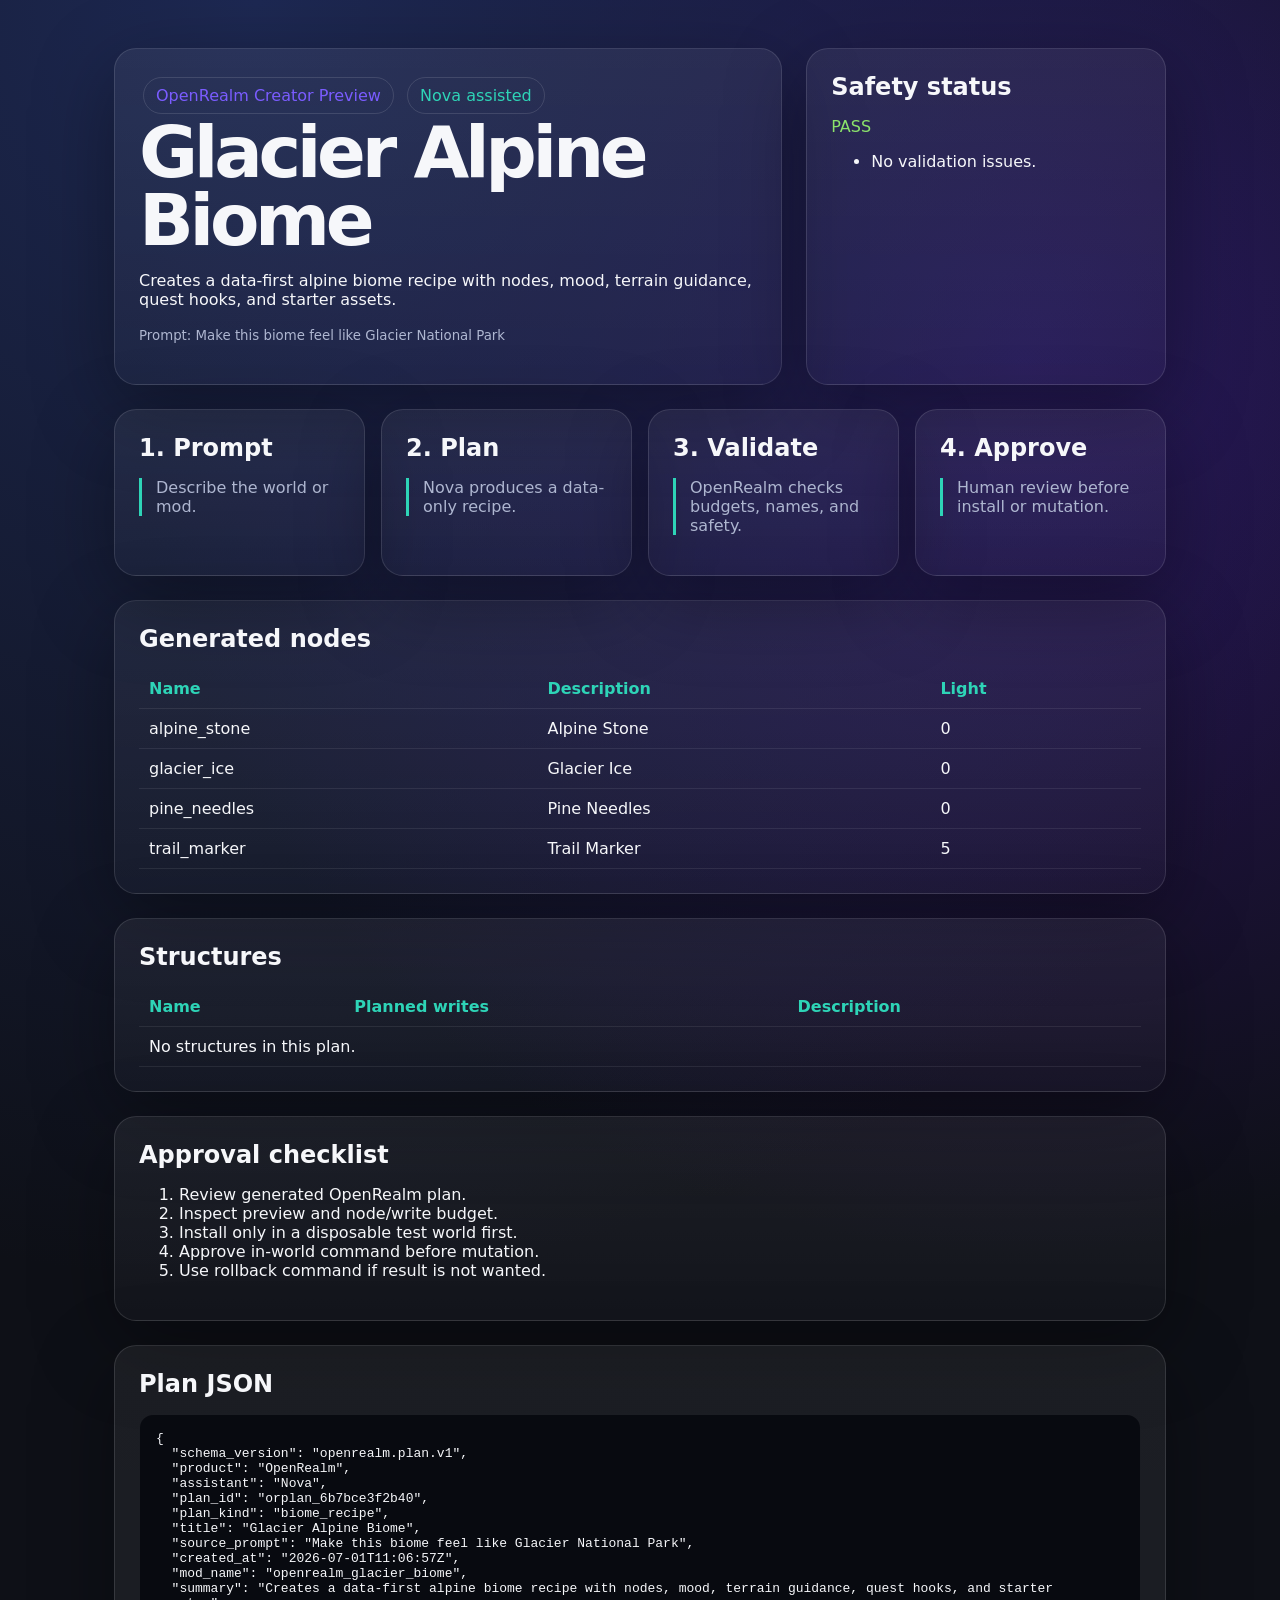
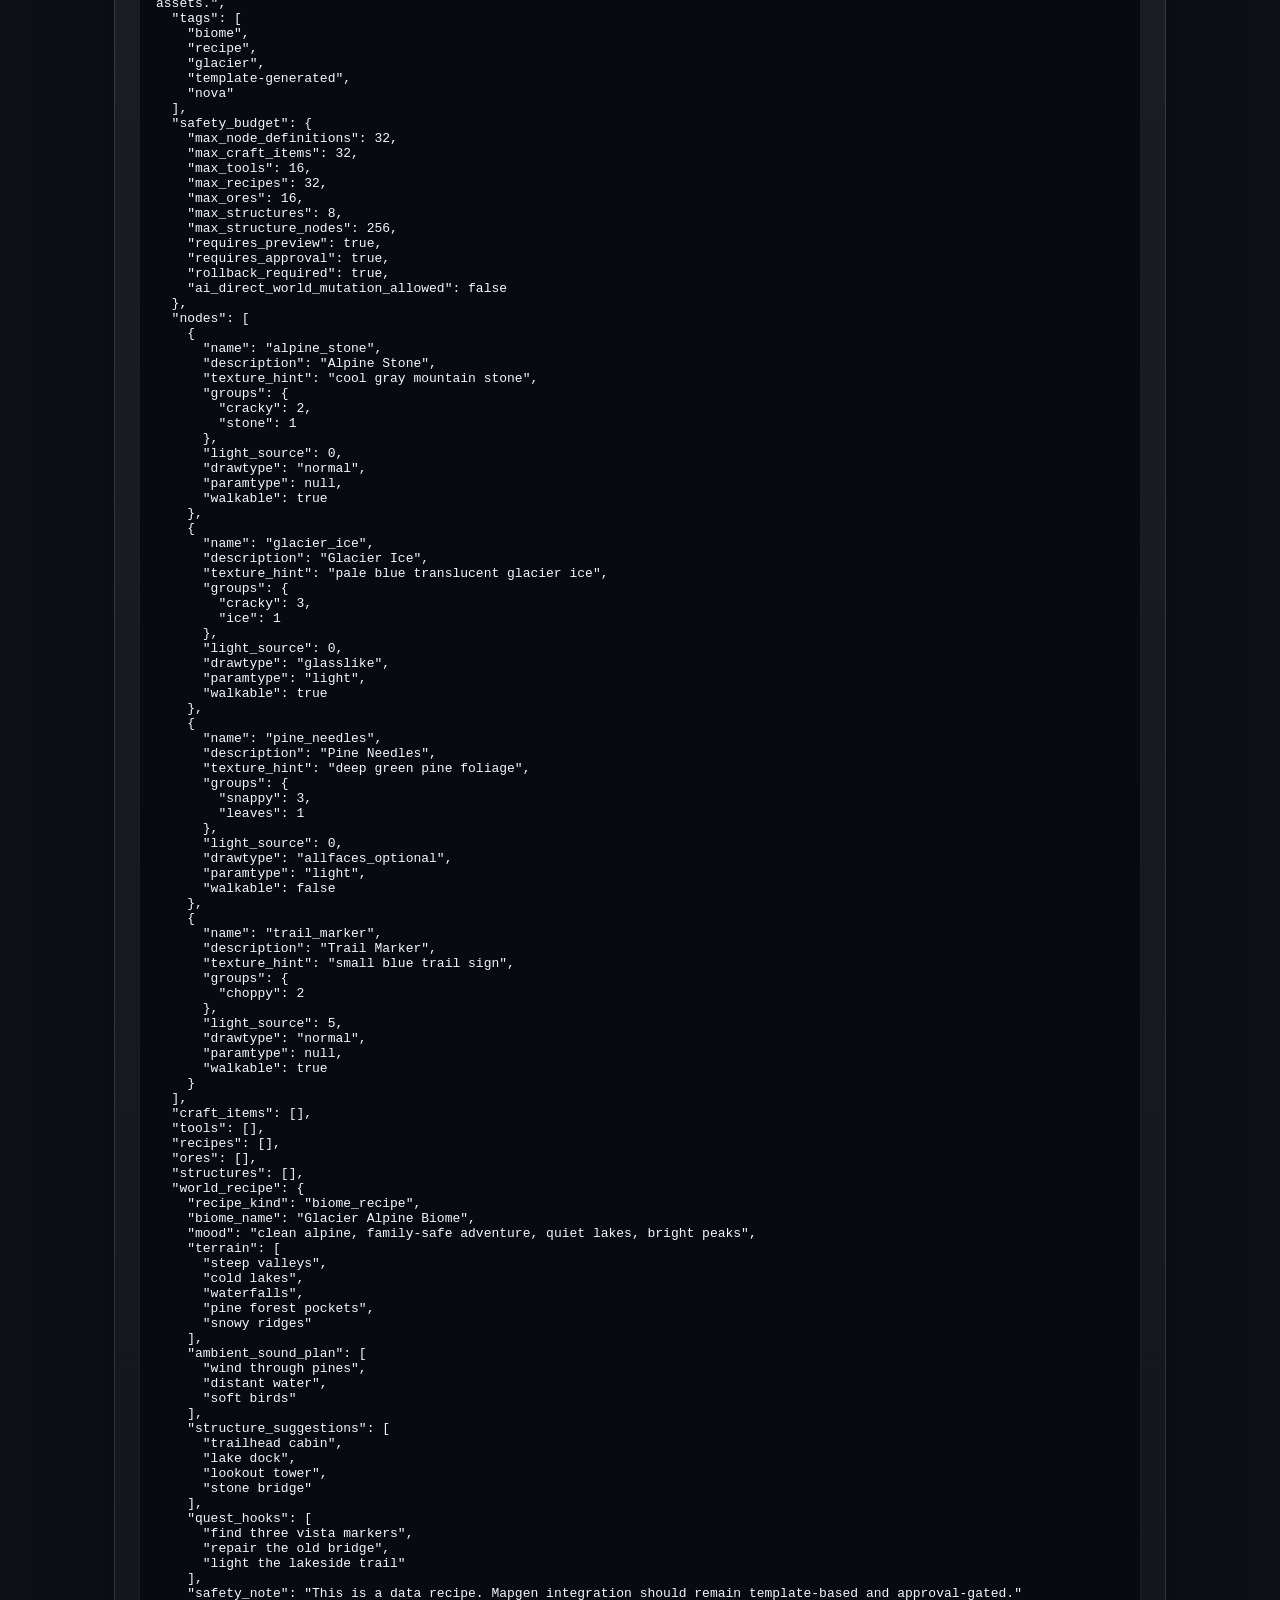
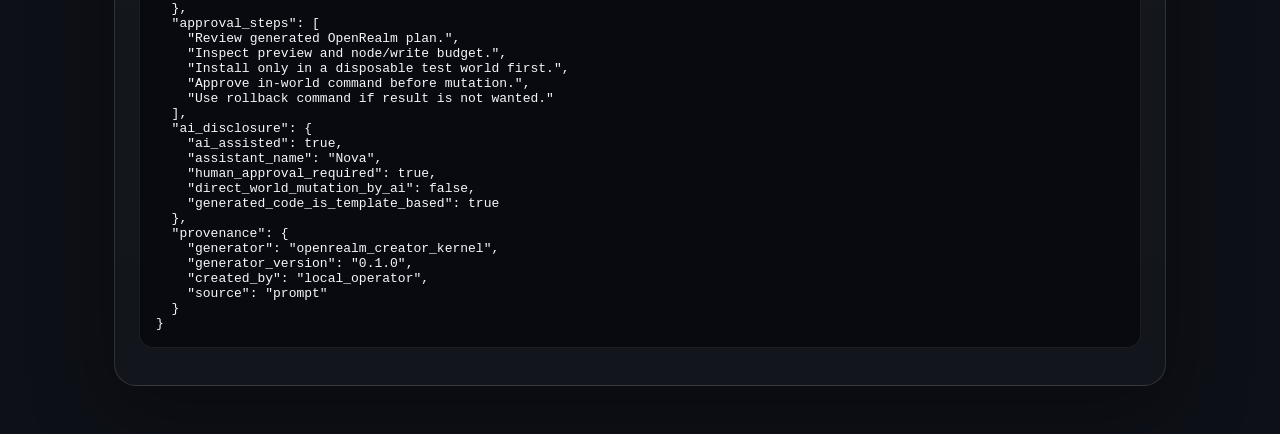
<file: openrealm_advantage_kit/examples/generated/demo_3/preview.html>
<!doctype html>
<html lang="en">
<head>
<meta charset="utf-8" />
<meta name="viewport" content="width=device-width, initial-scale=1" />
<title>Glacier Alpine Biome - OpenRealm Preview</title>
<style>
:root { color-scheme: dark; --bg:#0e1017; --panel:#151a27; --text:#f6f7fa; --muted:#aeb6d0; --blue:#4ea8ff; --violet:#7a5cff; --teal:#2ed4b7; --green:#8be36b; --warn:#ffd166; }
* { box-sizing: border-box; }
body { margin:0; font-family: Inter, ui-sans-serif, system-ui, -apple-system, Segoe UI, sans-serif; background: radial-gradient(circle at 20% 0%, #1d2852 0, transparent 34%), radial-gradient(circle at 80% 10%, #2b145c 0, transparent 26%), var(--bg); color:var(--text); }
main { max-width: 1100px; margin: 0 auto; padding: 48px 24px; }
.hero { display:grid; grid-template-columns: 1.3fr .7fr; gap:24px; align-items:stretch; }
.card { background: linear-gradient(180deg, rgba(255,255,255,.06), rgba(255,255,255,.025)); border:1px solid rgba(255,255,255,.12); border-radius:22px; padding:24px; box-shadow: 0 24px 80px rgba(0,0,0,.35); }
h1 { font-size: clamp(36px, 7vw, 72px); line-height:.95; margin:0 0 16px; letter-spacing:-.06em; }
h2 { margin:0 0 16px; }
.pill { display:inline-flex; gap:8px; align-items:center; border:1px solid rgba(255,255,255,.12); border-radius:999px; padding:8px 12px; color:var(--muted); margin: 4px; }
.ok { color:var(--green); } .warn { color:var(--warn); } .blue { color:var(--blue); } .teal { color:var(--teal); } .violet { color:var(--violet); }
.grid { display:grid; grid-template-columns: repeat(auto-fit, minmax(220px, 1fr)); gap:16px; margin-top:24px; }
.step { border-left:3px solid var(--teal); padding-left:14px; color:var(--muted); }
pre { white-space: pre-wrap; overflow:auto; background:#080a10; border-radius:14px; padding:16px; border:1px solid rgba(255,255,255,.08); }
table { width:100%; border-collapse:collapse; } td, th { text-align:left; border-bottom:1px solid rgba(255,255,255,.08); padding:10px; } th { color:var(--teal); }
small { color:var(--muted); }
</style>
</head>
<body>
<main>
  <section class="hero">
    <div class="card">
      <div class="pill violet">OpenRealm Creator Preview</div>
      <div class="pill teal">Nova assisted</div>
      <h1>Glacier Alpine Biome</h1>
      <p>Creates a data-first alpine biome recipe with nodes, mood, terrain guidance, quest hooks, and starter assets.</p>
      <p><small>Prompt: Make this biome feel like Glacier National Park</small></p>
    </div>
    <div class="card">
      <h2>Safety status</h2>
      <p class="ok">PASS</p>
      <ul><li>No validation issues.</li></ul>
    </div>
  </section>

  <section class="grid">
    <div class="card"><h2>1. Prompt</h2><p class="step">Describe the world or mod.</p></div>
    <div class="card"><h2>2. Plan</h2><p class="step">Nova produces a data-only recipe.</p></div>
    <div class="card"><h2>3. Validate</h2><p class="step">OpenRealm checks budgets, names, and safety.</p></div>
    <div class="card"><h2>4. Approve</h2><p class="step">Human review before install or mutation.</p></div>
  </section>

  <section class="card" style="margin-top:24px">
    <h2>Generated nodes</h2>
    <table><thead><tr><th>Name</th><th>Description</th><th>Light</th></tr></thead><tbody><tr><td>alpine_stone</td><td>Alpine Stone</td><td>0</td></tr><tr><td>glacier_ice</td><td>Glacier Ice</td><td>0</td></tr><tr><td>pine_needles</td><td>Pine Needles</td><td>0</td></tr><tr><td>trail_marker</td><td>Trail Marker</td><td>5</td></tr></tbody></table>
  </section>

  <section class="card" style="margin-top:24px">
    <h2>Structures</h2>
    <table><thead><tr><th>Name</th><th>Planned writes</th><th>Description</th></tr></thead><tbody><tr><td colspan='3'>No structures in this plan.</td></tr></tbody></table>
  </section>

  <section class="card" style="margin-top:24px">
    <h2>Approval checklist</h2>
    <ol><li>Review generated OpenRealm plan.</li><li>Inspect preview and node/write budget.</li><li>Install only in a disposable test world first.</li><li>Approve in-world command before mutation.</li><li>Use rollback command if result is not wanted.</li></ol>
  </section>

  <section class="card" style="margin-top:24px">
    <h2>Plan JSON</h2>
    <pre>{
  &quot;schema_version&quot;: &quot;openrealm.plan.v1&quot;,
  &quot;product&quot;: &quot;OpenRealm&quot;,
  &quot;assistant&quot;: &quot;Nova&quot;,
  &quot;plan_id&quot;: &quot;orplan_6b7bce3f2b40&quot;,
  &quot;plan_kind&quot;: &quot;biome_recipe&quot;,
  &quot;title&quot;: &quot;Glacier Alpine Biome&quot;,
  &quot;source_prompt&quot;: &quot;Make this biome feel like Glacier National Park&quot;,
  &quot;created_at&quot;: &quot;2026-07-01T11:06:57Z&quot;,
  &quot;mod_name&quot;: &quot;openrealm_glacier_biome&quot;,
  &quot;summary&quot;: &quot;Creates a data-first alpine biome recipe with nodes, mood, terrain guidance, quest hooks, and starter assets.&quot;,
  &quot;tags&quot;: [
    &quot;biome&quot;,
    &quot;recipe&quot;,
    &quot;glacier&quot;,
    &quot;template-generated&quot;,
    &quot;nova&quot;
  ],
  &quot;safety_budget&quot;: {
    &quot;max_node_definitions&quot;: 32,
    &quot;max_craft_items&quot;: 32,
    &quot;max_tools&quot;: 16,
    &quot;max_recipes&quot;: 32,
    &quot;max_ores&quot;: 16,
    &quot;max_structures&quot;: 8,
    &quot;max_structure_nodes&quot;: 256,
    &quot;requires_preview&quot;: true,
    &quot;requires_approval&quot;: true,
    &quot;rollback_required&quot;: true,
    &quot;ai_direct_world_mutation_allowed&quot;: false
  },
  &quot;nodes&quot;: [
    {
      &quot;name&quot;: &quot;alpine_stone&quot;,
      &quot;description&quot;: &quot;Alpine Stone&quot;,
      &quot;texture_hint&quot;: &quot;cool gray mountain stone&quot;,
      &quot;groups&quot;: {
        &quot;cracky&quot;: 2,
        &quot;stone&quot;: 1
      },
      &quot;light_source&quot;: 0,
      &quot;drawtype&quot;: &quot;normal&quot;,
      &quot;paramtype&quot;: null,
      &quot;walkable&quot;: true
    },
    {
      &quot;name&quot;: &quot;glacier_ice&quot;,
      &quot;description&quot;: &quot;Glacier Ice&quot;,
      &quot;texture_hint&quot;: &quot;pale blue translucent glacier ice&quot;,
      &quot;groups&quot;: {
        &quot;cracky&quot;: 3,
        &quot;ice&quot;: 1
      },
      &quot;light_source&quot;: 0,
      &quot;drawtype&quot;: &quot;glasslike&quot;,
      &quot;paramtype&quot;: &quot;light&quot;,
      &quot;walkable&quot;: true
    },
    {
      &quot;name&quot;: &quot;pine_needles&quot;,
      &quot;description&quot;: &quot;Pine Needles&quot;,
      &quot;texture_hint&quot;: &quot;deep green pine foliage&quot;,
      &quot;groups&quot;: {
        &quot;snappy&quot;: 3,
        &quot;leaves&quot;: 1
      },
      &quot;light_source&quot;: 0,
      &quot;drawtype&quot;: &quot;allfaces_optional&quot;,
      &quot;paramtype&quot;: &quot;light&quot;,
      &quot;walkable&quot;: false
    },
    {
      &quot;name&quot;: &quot;trail_marker&quot;,
      &quot;description&quot;: &quot;Trail Marker&quot;,
      &quot;texture_hint&quot;: &quot;small blue trail sign&quot;,
      &quot;groups&quot;: {
        &quot;choppy&quot;: 2
      },
      &quot;light_source&quot;: 5,
      &quot;drawtype&quot;: &quot;normal&quot;,
      &quot;paramtype&quot;: null,
      &quot;walkable&quot;: true
    }
  ],
  &quot;craft_items&quot;: [],
  &quot;tools&quot;: [],
  &quot;recipes&quot;: [],
  &quot;ores&quot;: [],
  &quot;structures&quot;: [],
  &quot;world_recipe&quot;: {
    &quot;recipe_kind&quot;: &quot;biome_recipe&quot;,
    &quot;biome_name&quot;: &quot;Glacier Alpine Biome&quot;,
    &quot;mood&quot;: &quot;clean alpine, family-safe adventure, quiet lakes, bright peaks&quot;,
    &quot;terrain&quot;: [
      &quot;steep valleys&quot;,
      &quot;cold lakes&quot;,
      &quot;waterfalls&quot;,
      &quot;pine forest pockets&quot;,
      &quot;snowy ridges&quot;
    ],
    &quot;ambient_sound_plan&quot;: [
      &quot;wind through pines&quot;,
      &quot;distant water&quot;,
      &quot;soft birds&quot;
    ],
    &quot;structure_suggestions&quot;: [
      &quot;trailhead cabin&quot;,
      &quot;lake dock&quot;,
      &quot;lookout tower&quot;,
      &quot;stone bridge&quot;
    ],
    &quot;quest_hooks&quot;: [
      &quot;find three vista markers&quot;,
      &quot;repair the old bridge&quot;,
      &quot;light the lakeside trail&quot;
    ],
    &quot;safety_note&quot;: &quot;This is a data recipe. Mapgen integration should remain template-based and approval-gated.&quot;
  },
  &quot;approval_steps&quot;: [
    &quot;Review generated OpenRealm plan.&quot;,
    &quot;Inspect preview and node/write budget.&quot;,
    &quot;Install only in a disposable test world first.&quot;,
    &quot;Approve in-world command before mutation.&quot;,
    &quot;Use rollback command if result is not wanted.&quot;
  ],
  &quot;ai_disclosure&quot;: {
    &quot;ai_assisted&quot;: true,
    &quot;assistant_name&quot;: &quot;Nova&quot;,
    &quot;human_approval_required&quot;: true,
    &quot;direct_world_mutation_by_ai&quot;: false,
    &quot;generated_code_is_template_based&quot;: true
  },
  &quot;provenance&quot;: {
    &quot;generator&quot;: &quot;openrealm_creator_kernel&quot;,
    &quot;generator_version&quot;: &quot;0.1.0&quot;,
    &quot;created_by&quot;: &quot;local_operator&quot;,
    &quot;source&quot;: &quot;prompt&quot;
  }
}</pre>
  </section>
</main>
</body>
</html>
</file>
<file: openrealm_advantage_kit/web_demo/style.css>
:root { --bg:#0e1017; --panel:#151a27; --text:#f6f7fa; --muted:#aeb6d0; --violet:#7a5cff; --blue:#4ea8ff; --teal:#2ed4b7; --green:#8be36b; }
* { box-sizing: border-box; }
body { margin:0; font-family: Inter, ui-sans-serif, system-ui, -apple-system, Segoe UI, sans-serif; background: radial-gradient(circle at 70% 0%, #2b145c, transparent 30%), radial-gradient(circle at 10% 30%, #12345a, transparent 36%), var(--bg); color:var(--text); min-height:100vh; }
.shell { display:grid; grid-template-columns: 240px 1fr; gap:24px; min-height:100vh; padding:24px; }
aside { background:rgba(255,255,255,.04); border:1px solid rgba(255,255,255,.1); border-radius:26px; padding:20px; }
.logo { font-size:24px; font-weight:800; margin:8px 0 32px; }
button { width:100%; border:0; border-radius:14px; padding:14px 16px; margin:6px 0; color:var(--text); background:rgba(255,255,255,.06); text-align:left; cursor:pointer; }
button.active, #generate { background:linear-gradient(135deg,var(--violet),var(--blue)); text-align:center; font-weight:700; }
.content { padding:32px; }
.eyebrow { color:var(--teal); text-transform:uppercase; letter-spacing:.18em; font-size:12px; }
h1 { max-width:900px; font-size: clamp(44px, 7vw, 86px); line-height:.94; letter-spacing:-.06em; margin:0 0 28px; }
.composer { display:grid; grid-template-columns: 1fr 220px; gap:16px; max-width:960px; }
textarea { width:100%; min-height:110px; resize:vertical; border-radius:20px; padding:18px; color:var(--text); background:rgba(0,0,0,.28); border:1px solid rgba(255,255,255,.12); font:inherit; }
.grid { display:grid; grid-template-columns: repeat(2, minmax(0, 1fr)); gap:18px; margin-top:24px; }
.card { background:linear-gradient(180deg,rgba(255,255,255,.07),rgba(255,255,255,.025)); border:1px solid rgba(255,255,255,.12); border-radius:22px; padding:22px; box-shadow: 0 24px 80px rgba(0,0,0,.35); }
.card.wide { grid-column:1/-1; }
li { margin: 10px 0; color: var(--muted); }
.badge { display:inline-block; margin:4px; padding:8px 10px; border-radius:999px; border:1px solid rgba(255,255,255,.14); color:var(--green); }
.preview-world { min-height:260px; border-radius:20px; background: linear-gradient(180deg, rgba(78,168,255,.25), transparent), repeating-linear-gradient(45deg, rgba(139,227,107,.2) 0 16px, rgba(46,212,183,.14) 16px 32px); display:grid; place-items:center; font-size:32px; font-weight:800; color:white; text-shadow:0 3px 16px rgba(0,0,0,.4); }
@media (max-width: 900px) { .shell { grid-template-columns:1fr; } .composer { grid-template-columns:1fr; } .grid { grid-template-columns:1fr; } }
</file>
